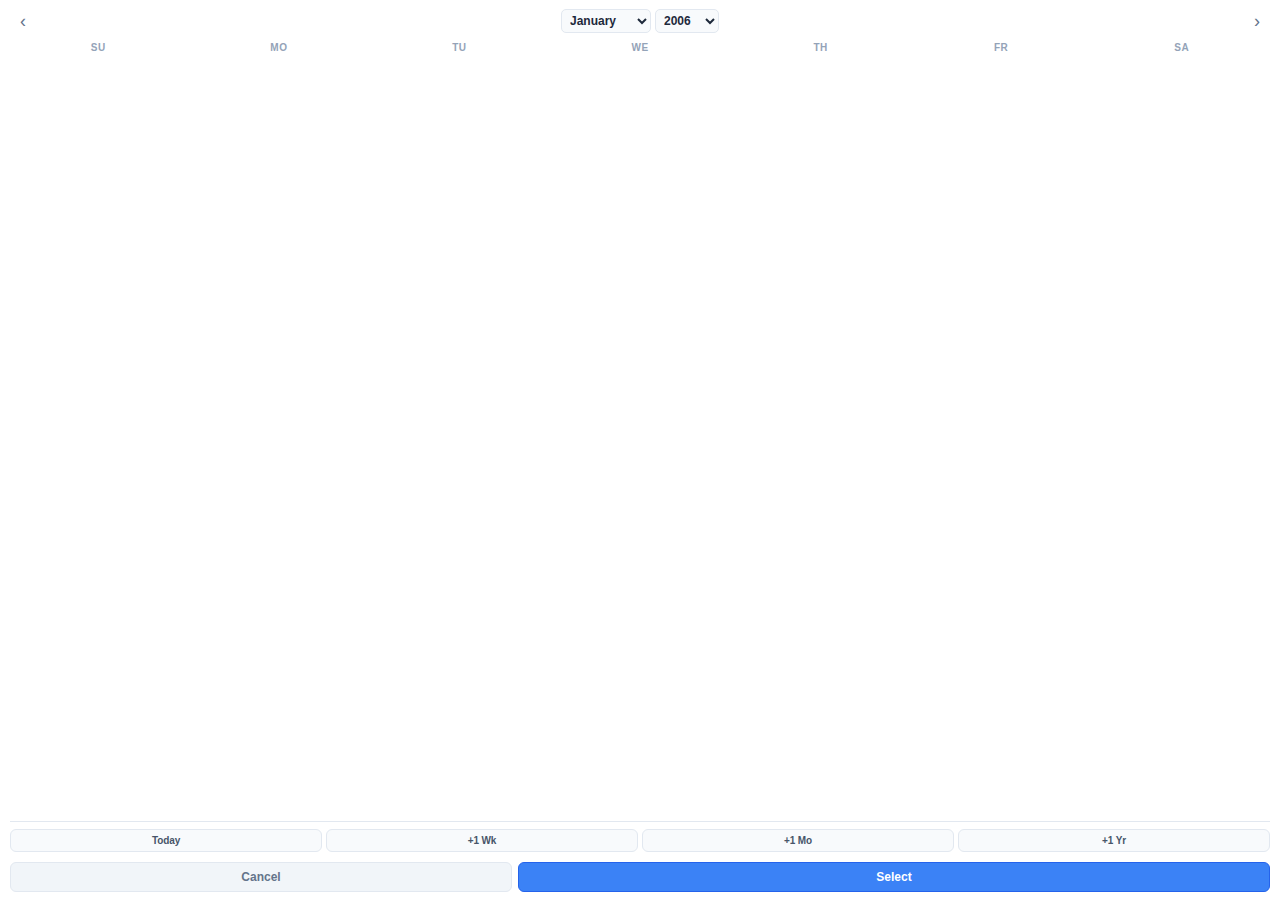
<file: controls/DatePickerWebviewCOM/files/wwwroot/controls/datepickerwebviewcom/index.html>
<!DOCTYPE html>
<html lang="en">
<head>
<meta charset="UTF-8">
<meta name="viewport" content="width=device-width, initial-scale=1.0">
<title>Date Picker</title>
<style>
    * { margin: 0; padding: 0; box-sizing: border-box; }

    body {
        font-family: 'Segoe UI', -apple-system, sans-serif;
        background: #fff;
        user-select: none;
        overflow: hidden;
    }

    .calendar {
        display: flex;
        flex-direction: column;
        height: 100vh;
    }

    /* Header - month/year with nav arrows */
    .header {
        display: flex;
        align-items: center;
        justify-content: space-between;
        padding: 8px 10px 4px;
    }

    .nav-btn {
        background: none;
        border: 1px solid transparent;
        cursor: pointer;
        font-size: 18px;
        color: #64748b;
        width: 26px;
        height: 26px;
        display: flex;
        align-items: center;
        justify-content: center;
        border-radius: 6px;
        transition: all 0.15s;
        line-height: 1;
    }

    .nav-btn:hover {
        background: #f1f5f9;
        border-color: #e2e8f0;
        color: #334155;
    }

    .month-year-selectors {
        display: flex;
        align-items: center;
        gap: 4px;
    }

    .month-year-selectors select {
        font-family: 'Segoe UI', -apple-system, sans-serif;
        font-size: 12px;
        font-weight: 600;
        color: #1e293b;
        background: #f8fafc;
        border: 1px solid #e2e8f0;
        border-radius: 5px;
        padding: 3px 4px;
        cursor: pointer;
        outline: none;
        -webkit-appearance: auto;
    }

    .month-year-selectors select:hover {
        border-color: #93c5fd;
        background: #eff6ff;
    }

    .month-year-selectors select:focus {
        border-color: #3b82f6;
    }

    #monthSelect { width: 90px; }
    #yearSelect { width: 64px; }

    /* Weekday headers */
    .weekdays {
        display: grid;
        grid-template-columns: repeat(7, 1fr);
        padding: 0 8px;
    }

    .weekday {
        font-size: 10px;
        font-weight: 600;
        color: #94a3b8;
        text-align: center;
        padding: 4px 0;
        text-transform: uppercase;
        letter-spacing: 0.05em;
    }

    /* Day grid */
    .days {
        display: grid;
        grid-template-columns: repeat(7, 1fr);
        padding: 1px 8px;
        gap: 1px;
        flex: 1;
    }

    .day {
        display: flex;
        align-items: center;
        justify-content: center;
        width: 32px;
        height: 30px;
        margin: 0 auto;
        border-radius: 8px;
        cursor: pointer;
        font-size: 12px;
        font-weight: 500;
        color: #334155;
        transition: all 0.12s ease;
        position: relative;
    }

    .day:hover {
        background: #eff6ff;
        color: #1e40af;
    }

    .day.today {
        font-weight: 700;
        color: #3b82f6;
    }

    .day.today::after {
        content: '';
        position: absolute;
        bottom: 3px;
        left: 50%;
        transform: translateX(-50%);
        width: 3px;
        height: 3px;
        border-radius: 50%;
        background: #3b82f6;
    }

    .day.selected {
        background: #3b82f6;
        color: #fff;
        font-weight: 600;
    }

    .day.selected.today::after {
        background: #fff;
    }

    .day.selected:hover {
        background: #2563eb;
        color: #fff;
    }

    .day.other-month {
        color: #cbd5e1;
    }

    .day.other-month:hover {
        background: #f8fafc;
        color: #94a3b8;
    }

    /* Divider */
    .divider {
        height: 1px;
        background: #e2e8f0;
        margin: 2px 10px;
    }

    /* Quick navigation buttons */
    .quick-buttons {
        display: flex;
        gap: 4px;
        padding: 5px 10px;
    }

    .quick-btn {
        flex: 1;
        padding: 5px 2px;
        border: 1px solid #e2e8f0;
        border-radius: 6px;
        background: #f8fafc;
        cursor: pointer;
        font-size: 10px;
        font-weight: 600;
        color: #475569;
        transition: all 0.15s;
        text-align: center;
        letter-spacing: -0.01em;
    }

    .quick-btn:hover {
        background: #eff6ff;
        border-color: #93c5fd;
        color: #2563eb;
    }

    .quick-btn:active {
        background: #dbeafe;
    }

    /* Action buttons */
    .actions {
        display: flex;
        gap: 6px;
        padding: 5px 10px 8px;
    }

    .btn {
        padding: 7px 0;
        border-radius: 6px;
        border: none;
        cursor: pointer;
        font-size: 12px;
        font-weight: 600;
        transition: all 0.15s;
        text-align: center;
    }

    .btn-cancel {
        flex: 1;
        background: #f1f5f9;
        color: #64748b;
        border: 1px solid #e2e8f0;
    }

    .btn-cancel:hover {
        background: #e2e8f0;
        color: #475569;
    }

    .btn-select {
        flex: 1.5;
        background: #3b82f6;
        color: #fff;
        border: 1px solid #2563eb;
    }

    .btn-select:hover {
        background: #2563eb;
    }

    .btn-select:active {
        background: #1d4ed8;
    }
</style>
</head>
<body>
<div class="calendar">
    <div class="header">
        <button class="nav-btn" id="prevMonth" title="Previous month">&#8249;</button>
        <div class="month-year-selectors">
            <select id="monthSelect" title="Select month"></select>
            <select id="yearSelect" title="Select year"></select>
        </div>
        <button class="nav-btn" id="nextMonth" title="Next month">&#8250;</button>
    </div>

    <div class="weekdays">
        <div class="weekday">Su</div>
        <div class="weekday">Mo</div>
        <div class="weekday">Tu</div>
        <div class="weekday">We</div>
        <div class="weekday">Th</div>
        <div class="weekday">Fr</div>
        <div class="weekday">Sa</div>
    </div>

    <div class="days" id="daysGrid"></div>

    <div class="divider"></div>

    <div class="quick-buttons">
        <button class="quick-btn" id="btnToday">Today</button>
        <button class="quick-btn" id="btnWeek">+1 Wk</button>
        <button class="quick-btn" id="btnMonth">+1 Mo</button>
        <button class="quick-btn" id="btnYear">+1 Yr</button>
    </div>

    <div class="actions">
        <button class="btn btn-cancel" id="btnCancel">Cancel</button>
        <button class="btn btn-select" id="btnSelect">Select</button>
    </div>
</div>

<script src="app.js"></script>
</body>
</html>
</file>
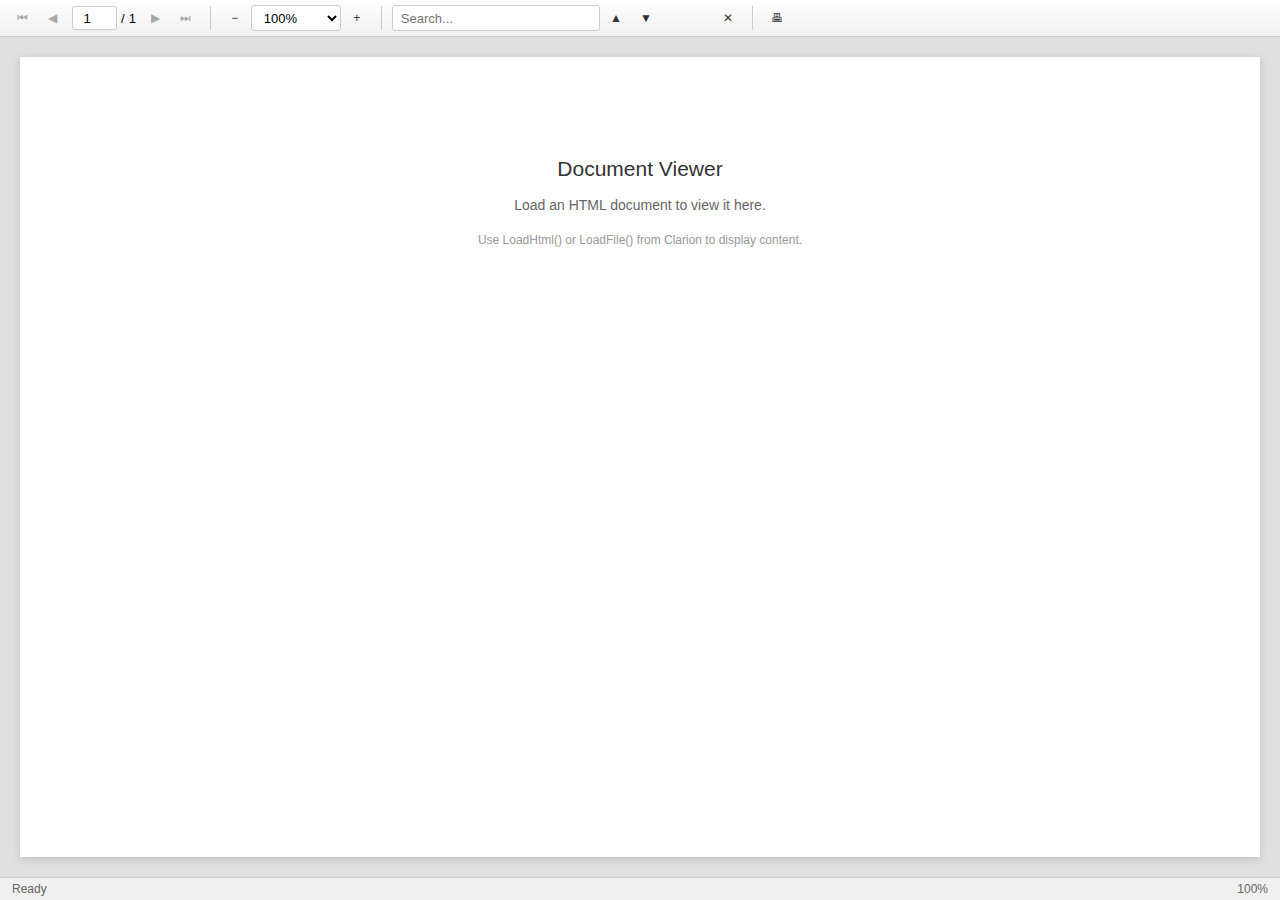
<file: controls/DocumentViewerCOM/files/wwwroot/controls/documentviewercom/index.html>
<!DOCTYPE html>
<html lang="en">
<head>
    <meta charset="UTF-8">
    <meta name="viewport" content="width=device-width, initial-scale=1.0">
    <title>Document Viewer</title>
    <link rel="stylesheet" href="../../css/styles.css">
    <link rel="stylesheet" href="viewer.css">
</head>
<body>
    <!-- Toolbar -->
    <div id="toolbar">
        <!-- Navigation controls -->
        <div class="toolbar-group">
            <button id="btnFirstPage" title="First Page" class="toolbar-btn">
                <span class="icon">&#x23EE;</span>
            </button>
            <button id="btnPrevPage" title="Previous Page" class="toolbar-btn">
                <span class="icon">&#x25C0;</span>
            </button>
            <span class="page-info">
                <input type="number" id="currentPageInput" value="1" min="1" class="page-input">
                <span>/</span>
                <span id="totalPages">1</span>
            </span>
            <button id="btnNextPage" title="Next Page" class="toolbar-btn">
                <span class="icon">&#x25B6;</span>
            </button>
            <button id="btnLastPage" title="Last Page" class="toolbar-btn">
                <span class="icon">&#x23ED;</span>
            </button>
        </div>

        <div class="toolbar-separator"></div>

        <!-- Zoom controls -->
        <div class="toolbar-group">
            <button id="btnZoomOut" title="Zoom Out" class="toolbar-btn">
                <span class="icon">&#x2212;</span>
            </button>
            <select id="zoomSelect" class="zoom-select">
                <option value="50">50%</option>
                <option value="75">75%</option>
                <option value="100" selected>100%</option>
                <option value="125">125%</option>
                <option value="150">150%</option>
                <option value="200">200%</option>
                <option value="fitWidth">Fit Width</option>
                <option value="fitPage">Fit Page</option>
            </select>
            <button id="btnZoomIn" title="Zoom In" class="toolbar-btn">
                <span class="icon">&#x002B;</span>
            </button>
        </div>

        <div class="toolbar-separator"></div>

        <!-- Search controls -->
        <div class="toolbar-group search-group">
            <input type="text" id="searchInput" placeholder="Search..." class="search-input">
            <button id="btnFindPrev" title="Find Previous" class="toolbar-btn">
                <span class="icon">&#x25B2;</span>
            </button>
            <button id="btnFindNext" title="Find Next" class="toolbar-btn">
                <span class="icon">&#x25BC;</span>
            </button>
            <span id="searchResults" class="search-results"></span>
            <button id="btnClearSearch" title="Clear Search" class="toolbar-btn">
                <span class="icon">&#x2715;</span>
            </button>
        </div>

        <div class="toolbar-separator"></div>

        <!-- Print controls -->
        <div class="toolbar-group">
            <button id="btnPrint" title="Print" class="toolbar-btn">
                <span class="icon">&#x1F5B6;</span>
            </button>
        </div>
    </div>

    <!-- Document container -->
    <div id="viewerContainer">
        <div id="documentContent">
            <div id="welcomeMessage">
                <h2>Document Viewer</h2>
                <p>Load an HTML document to view it here.</p>
                <p class="hint">Use LoadHtml() or LoadFile() from Clarion to display content.</p>
            </div>
        </div>
    </div>

    <!-- Status bar -->
    <div id="statusBar">
        <span id="statusText">Ready</span>
        <span id="zoomStatus">100%</span>
    </div>

    <script src="app.js"></script>
</body>
</html>
</file>
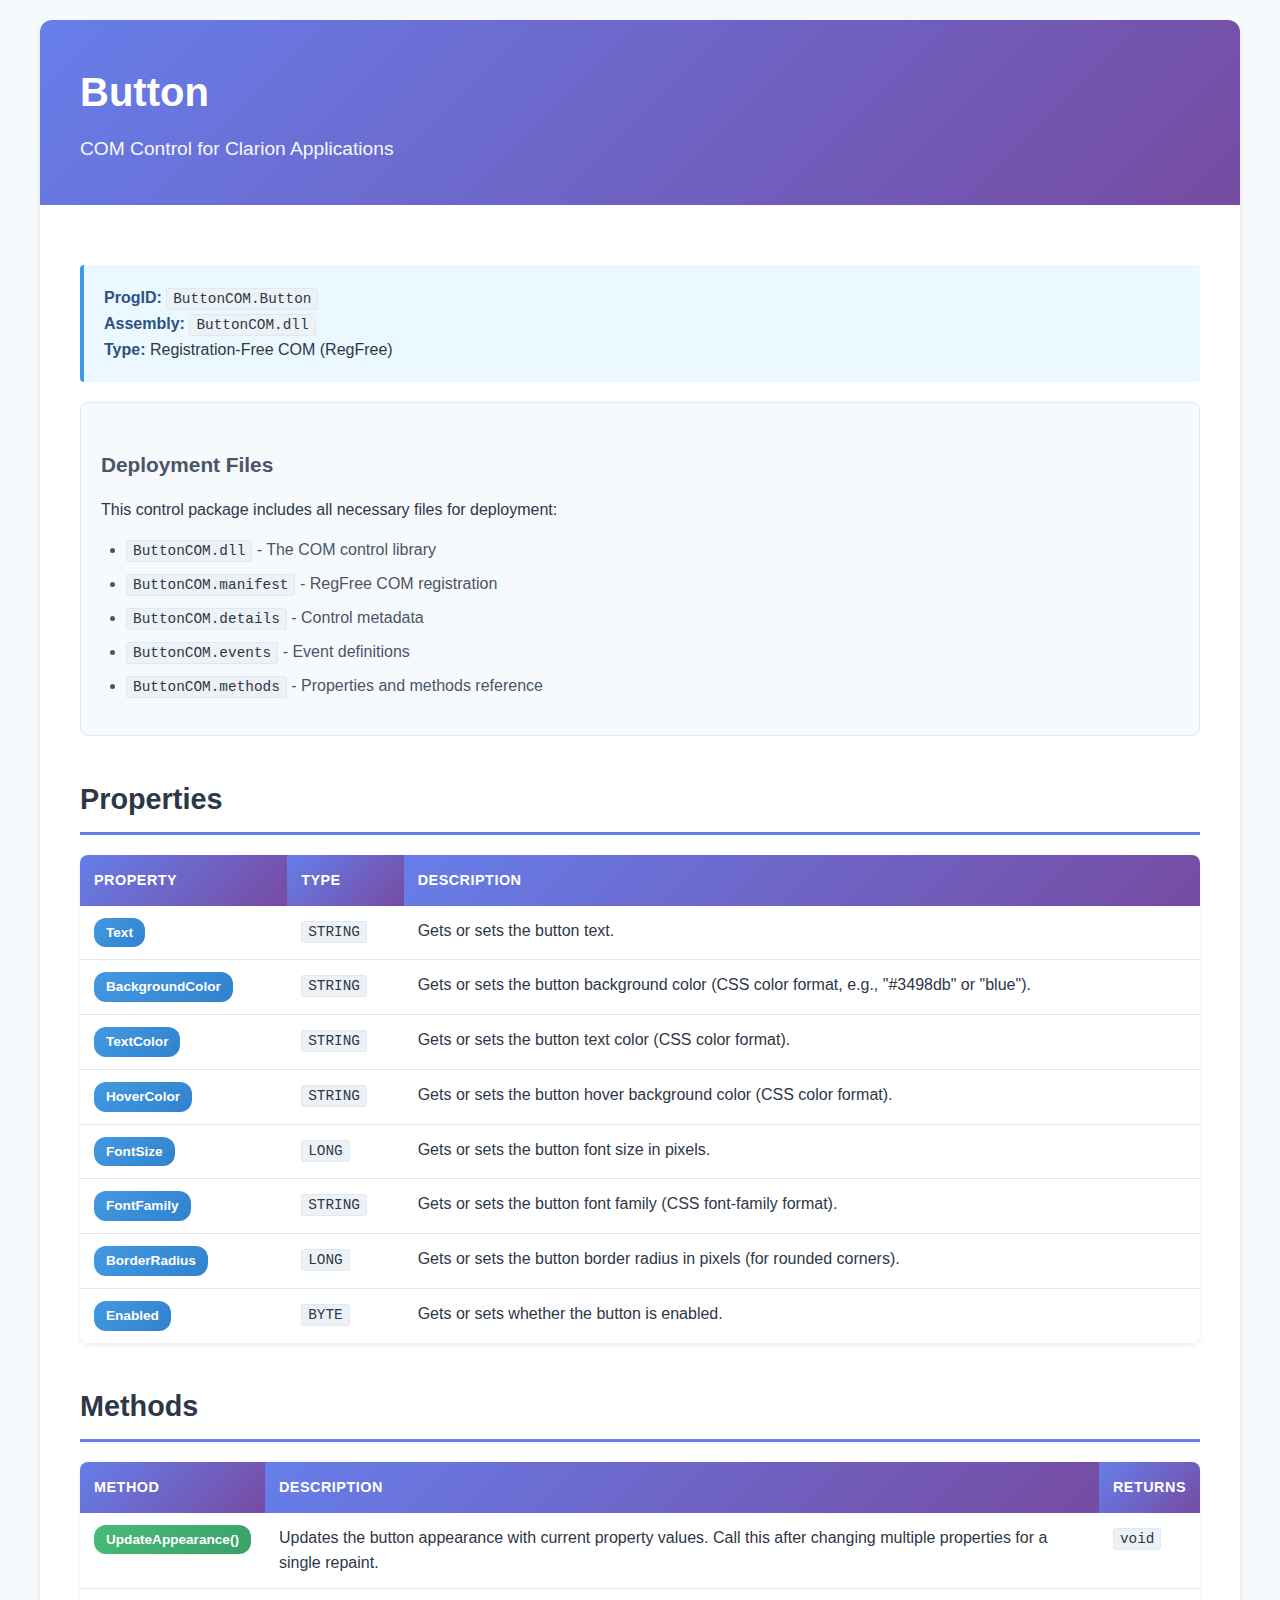
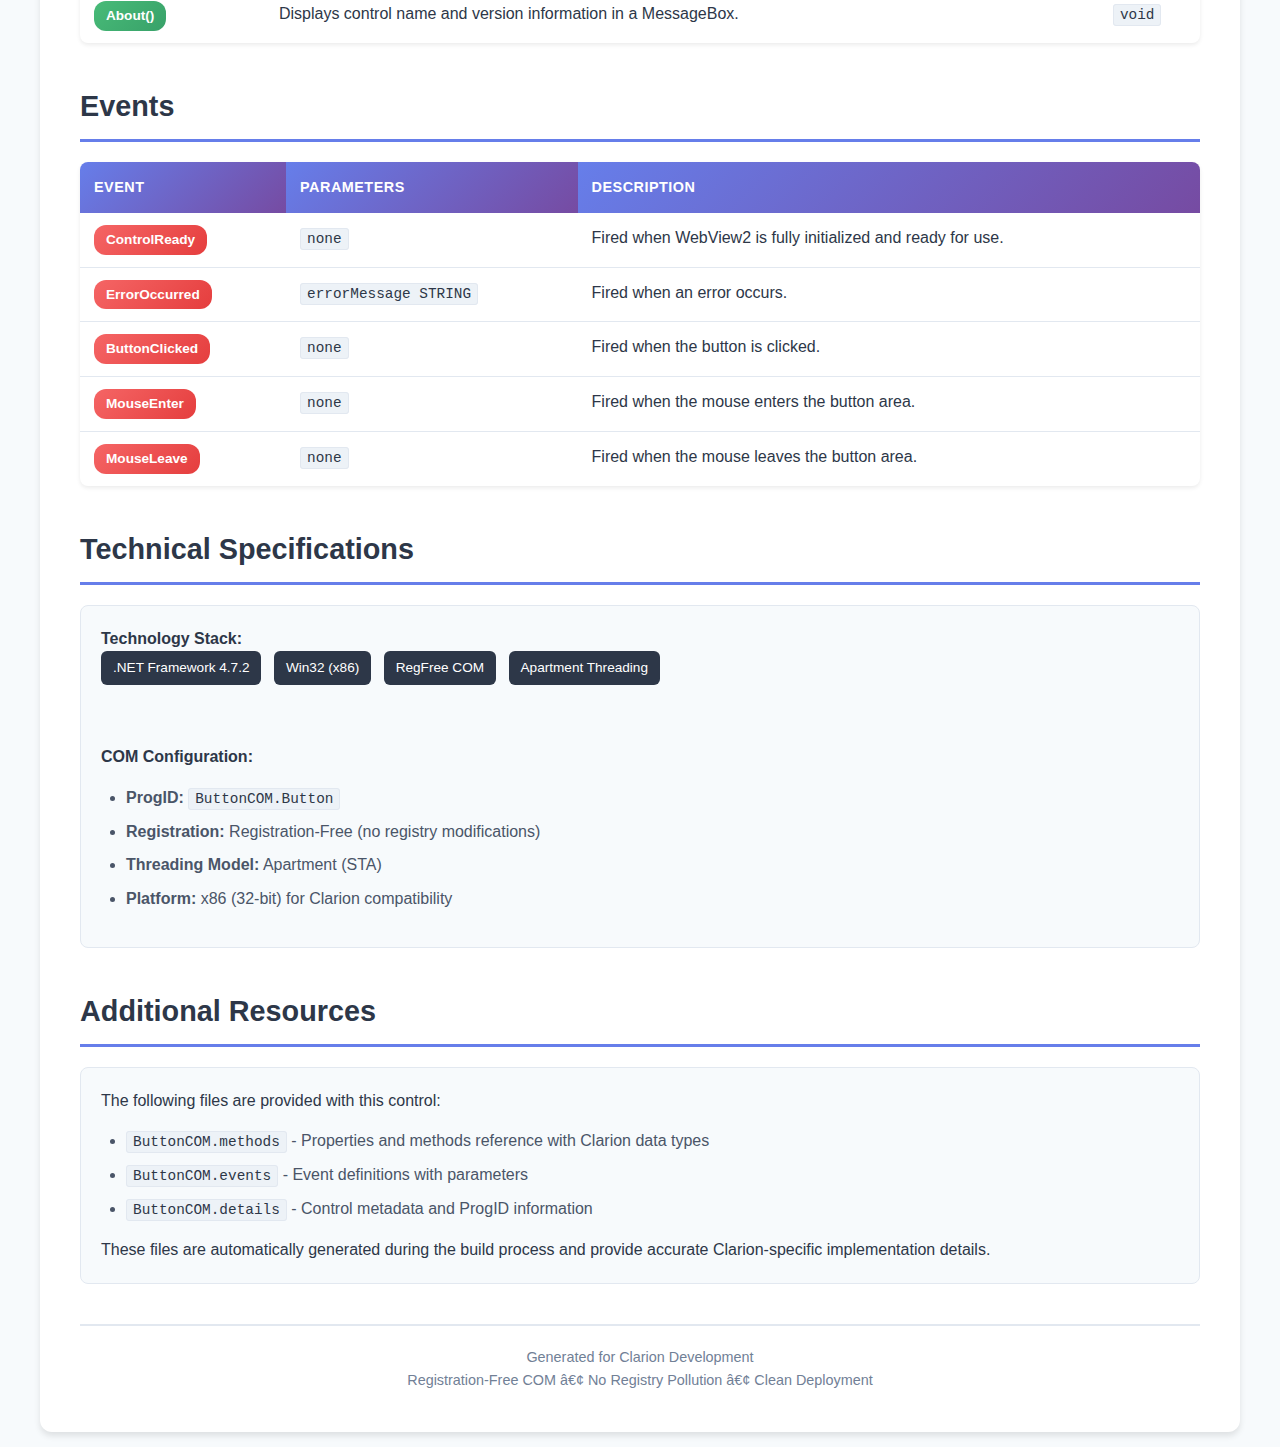
<file: controls/ButtonCOM/files/readme_ButtonCOM.html>
<!DOCTYPE html>
<html lang="en">
<head>
    <meta charset="UTF-8">
    <meta name="viewport" content="width=device-width, initial-scale=1.0">
    <title>ButtonCOM - API Documentation</title>
    <style>
        * { margin: 0; padding: 0; box-sizing: border-box; }
        body {
            font-family: -apple-system, BlinkMacSystemFont, 'Segoe UI', Roboto, sans-serif;
            line-height: 1.6;
            color: #2d3748;
            background: #f7fafc;
            padding: 20px;
        }
        .container {
            max-width: 1200px;
            margin: 0 auto;
            background: white;
            border-radius: 12px;
            box-shadow: 0 4px 6px rgba(0,0,0,0.1);
            overflow: hidden;
        }
        .header {
            background: linear-gradient(135deg, #667eea 0%, #764ba2 100%);
            color: white;
            padding: 40px;
        }
        .header h1 {
            font-size: 2.5em;
            margin-bottom: 10px;
            font-weight: 700;
        }
        .header .subtitle {
            font-size: 1.2em;
            opacity: 0.95;
        }
        .content {
            padding: 40px;
        }
        .info-box {
            background: #ebf8ff;
            border-left: 4px solid #4299e1;
            padding: 20px;
            margin: 20px 0;
            border-radius: 4px;
        }
        .info-box strong {
            color: #2c5282;
        }
        h2 {
            color: #2d3748;
            font-size: 1.8em;
            margin: 40px 0 20px 0;
            padding-bottom: 10px;
            border-bottom: 3px solid #667eea;
        }
        h3 {
            color: #4a5568;
            font-size: 1.3em;
            margin: 25px 0 15px 0;
        }
        table {
            width: 100%;
            border-collapse: collapse;
            margin: 20px 0;
            box-shadow: 0 2px 4px rgba(0,0,0,0.08);
            border-radius: 8px;
            overflow: hidden;
        }
        th {
            background: linear-gradient(135deg, #667eea 0%, #764ba2 100%);
            color: white;
            padding: 14px;
            text-align: left;
            font-weight: 600;
            font-size: 0.9em;
            text-transform: uppercase;
            letter-spacing: 0.5px;
        }
        td {
            padding: 12px 14px;
            border-bottom: 1px solid #e2e8f0;
            vertical-align: top;
        }
        tr:hover {
            background-color: #f7fafc;
        }
        tbody tr:last-child td {
            border-bottom: none;
        }
        code {
            background: #edf2f7;
            padding: 2px 6px;
            border-radius: 3px;
            font-family: 'Consolas', 'Monaco', monospace;
            font-size: 0.9em;
            color: #2d3748;
            border: 1px solid #e2e8f0;
        }
        .badge {
            display: inline-block;
            padding: 4px 12px;
            border-radius: 12px;
            font-size: 0.85em;
            font-weight: 600;
        }
        .badge-property {
            background: linear-gradient(135deg, #4299e1 0%, #3182ce 100%);
            color: white;
        }
        .badge-method {
            background: linear-gradient(135deg, #48bb78 0%, #38a169 100%);
            color: white;
        }
        .badge-event {
            background: linear-gradient(135deg, #f56565 0%, #e53e3e 100%);
            color: white;
        }
        .section-card {
            background: #f7fafc;
            border-radius: 8px;
            padding: 20px;
            margin: 20px 0;
            border: 1px solid #e2e8f0;
        }
        .tech-badge {
            display: inline-block;
            background: #2d3748;
            color: white;
            padding: 6px 12px;
            border-radius: 6px;
            font-size: 0.85em;
            margin-right: 8px;
            margin-bottom: 8px;
        }
        ul {
            margin: 15px 0;
            padding-left: 25px;
        }
        li {
            margin: 8px 0;
            color: #4a5568;
        }
        .footer {
            margin-top: 40px;
            padding-top: 20px;
            border-top: 2px solid #e2e8f0;
            text-align: center;
            color: #718096;
            font-size: 0.9em;
        }
    </style>
</head>
<body>
    <div class="container">
        <div class="header">
            <h1>Button</h1>
            <p class="subtitle">COM Control for Clarion Applications</p>
        </div>
        <div class="content">
            <div class="info-box">
                <strong>ProgID:</strong> <code>ButtonCOM.Button</code><br>
                <strong>Assembly:</strong> <code>ButtonCOM.dll</code><br>
                <strong>Type:</strong> Registration-Free COM (RegFree)
            </div>

            <div class="section-card">
                <h3>Deployment Files</h3>
                <p>This control package includes all necessary files for deployment:</p>
                <ul>
                    <li><code>ButtonCOM.dll</code> - The COM control library</li>
                    <li><code>ButtonCOM.manifest</code> - RegFree COM registration</li>
                    <li><code>ButtonCOM.details</code> - Control metadata</li>
                    <li><code>ButtonCOM.events</code> - Event definitions</li>
                    <li><code>ButtonCOM.methods</code> - Properties and methods reference</li>
                </ul>
            </div>

            <h2>Properties</h2>
            <table>
                <thead>
                    <tr>
                        <th>Property</th>
                        <th>Type</th>
                        <th>Description</th>
                    </tr>
                </thead>
                <tbody>
            <tr>
                <td><span class="badge badge-property">Text</span></td>
                <td><code>STRING</code></td>
                <td>Gets or sets the button text.</td>
            </tr>            <tr>
                <td><span class="badge badge-property">BackgroundColor</span></td>
                <td><code>STRING</code></td>
                <td>Gets or sets the button background color (CSS color format, e.g., "#3498db" or "blue").</td>
            </tr>            <tr>
                <td><span class="badge badge-property">TextColor</span></td>
                <td><code>STRING</code></td>
                <td>Gets or sets the button text color (CSS color format).</td>
            </tr>            <tr>
                <td><span class="badge badge-property">HoverColor</span></td>
                <td><code>STRING</code></td>
                <td>Gets or sets the button hover background color (CSS color format).</td>
            </tr>            <tr>
                <td><span class="badge badge-property">FontSize</span></td>
                <td><code>LONG</code></td>
                <td>Gets or sets the button font size in pixels.</td>
            </tr>            <tr>
                <td><span class="badge badge-property">FontFamily</span></td>
                <td><code>STRING</code></td>
                <td>Gets or sets the button font family (CSS font-family format).</td>
            </tr>            <tr>
                <td><span class="badge badge-property">BorderRadius</span></td>
                <td><code>LONG</code></td>
                <td>Gets or sets the button border radius in pixels (for rounded corners).</td>
            </tr>            <tr>
                <td><span class="badge badge-property">Enabled</span></td>
                <td><code>BYTE</code></td>
                <td>Gets or sets whether the button is enabled.</td>
            </tr>
                </tbody>
            </table>

            <h2>Methods</h2>
            <table>
                <thead>
                    <tr>
                        <th>Method</th>
                        <th>Description</th>
                        <th>Returns</th>
                    </tr>
                </thead>
                <tbody>
            <tr>
                <td><span class="badge badge-method">UpdateAppearance()</span></td>
                <td>Updates the button appearance with current property values. Call this after changing multiple properties for a single repaint.</td>
                <td><code>void</code></td>
            </tr>            <tr>
                <td><span class="badge badge-method">About()</span></td>
                <td>Displays control name and version information in a MessageBox.</td>
                <td><code>void</code></td>
            </tr>
                </tbody>
            </table>

            <h2>Events</h2>
            <table>
                <thead>
                    <tr>
                        <th>Event</th>
                        <th>Parameters</th>
                        <th>Description</th>
                    </tr>
                </thead>
                <tbody>
            <tr>
                <td><span class="badge badge-event">ControlReady</span></td>
                <td><code>none</code></td>
                <td>Fired when WebView2 is fully initialized and ready for use.</td>
            </tr>            <tr>
                <td><span class="badge badge-event">ErrorOccurred</span></td>
                <td><code>errorMessage STRING</code></td>
                <td>Fired when an error occurs.</td>
            </tr>            <tr>
                <td><span class="badge badge-event">ButtonClicked</span></td>
                <td><code>none</code></td>
                <td>Fired when the button is clicked.</td>
            </tr>            <tr>
                <td><span class="badge badge-event">MouseEnter</span></td>
                <td><code>none</code></td>
                <td>Fired when the mouse enters the button area.</td>
            </tr>            <tr>
                <td><span class="badge badge-event">MouseLeave</span></td>
                <td><code>none</code></td>
                <td>Fired when the mouse leaves the button area.</td>
            </tr>
                </tbody>
            </table>

            <h2>Technical Specifications</h2>
            <div class="section-card">
                <p><strong>Technology Stack:</strong></p>
                <div>
                    <span class="tech-badge">.NET Framework 4.7.2</span>
                    <span class="tech-badge">Win32 (x86)</span>
                    <span class="tech-badge">RegFree COM</span>
                    <span class="tech-badge">Apartment Threading</span>
                </div>
                <br><br>
                <p><strong>COM Configuration:</strong></p>
                <ul>
                    <li><strong>ProgID:</strong> <code>ButtonCOM.Button</code></li>
                    <li><strong>Registration:</strong> Registration-Free (no registry modifications)</li>
                    <li><strong>Threading Model:</strong> Apartment (STA)</li>
                    <li><strong>Platform:</strong> x86 (32-bit) for Clarion compatibility</li>
                </ul>
            </div>

            <h2>Additional Resources</h2>
            <div class="section-card">
                <p>The following files are provided with this control:</p>
                <ul>
                    <li><code>ButtonCOM.methods</code> - Properties and methods reference with Clarion data types</li>
                    <li><code>ButtonCOM.events</code> - Event definitions with parameters</li>
                    <li><code>ButtonCOM.details</code> - Control metadata and ProgID information</li>
                </ul>
                <p>These files are automatically generated during the build process and provide accurate Clarion-specific implementation details.</p>
            </div>

            <div class="footer">
                <p>Generated for Clarion Development</p>
                <p>Registration-Free COM â€¢ No Registry Pollution â€¢ Clean Deployment</p>
            </div>
        </div>
    </div>
</body>
</html>
</file>
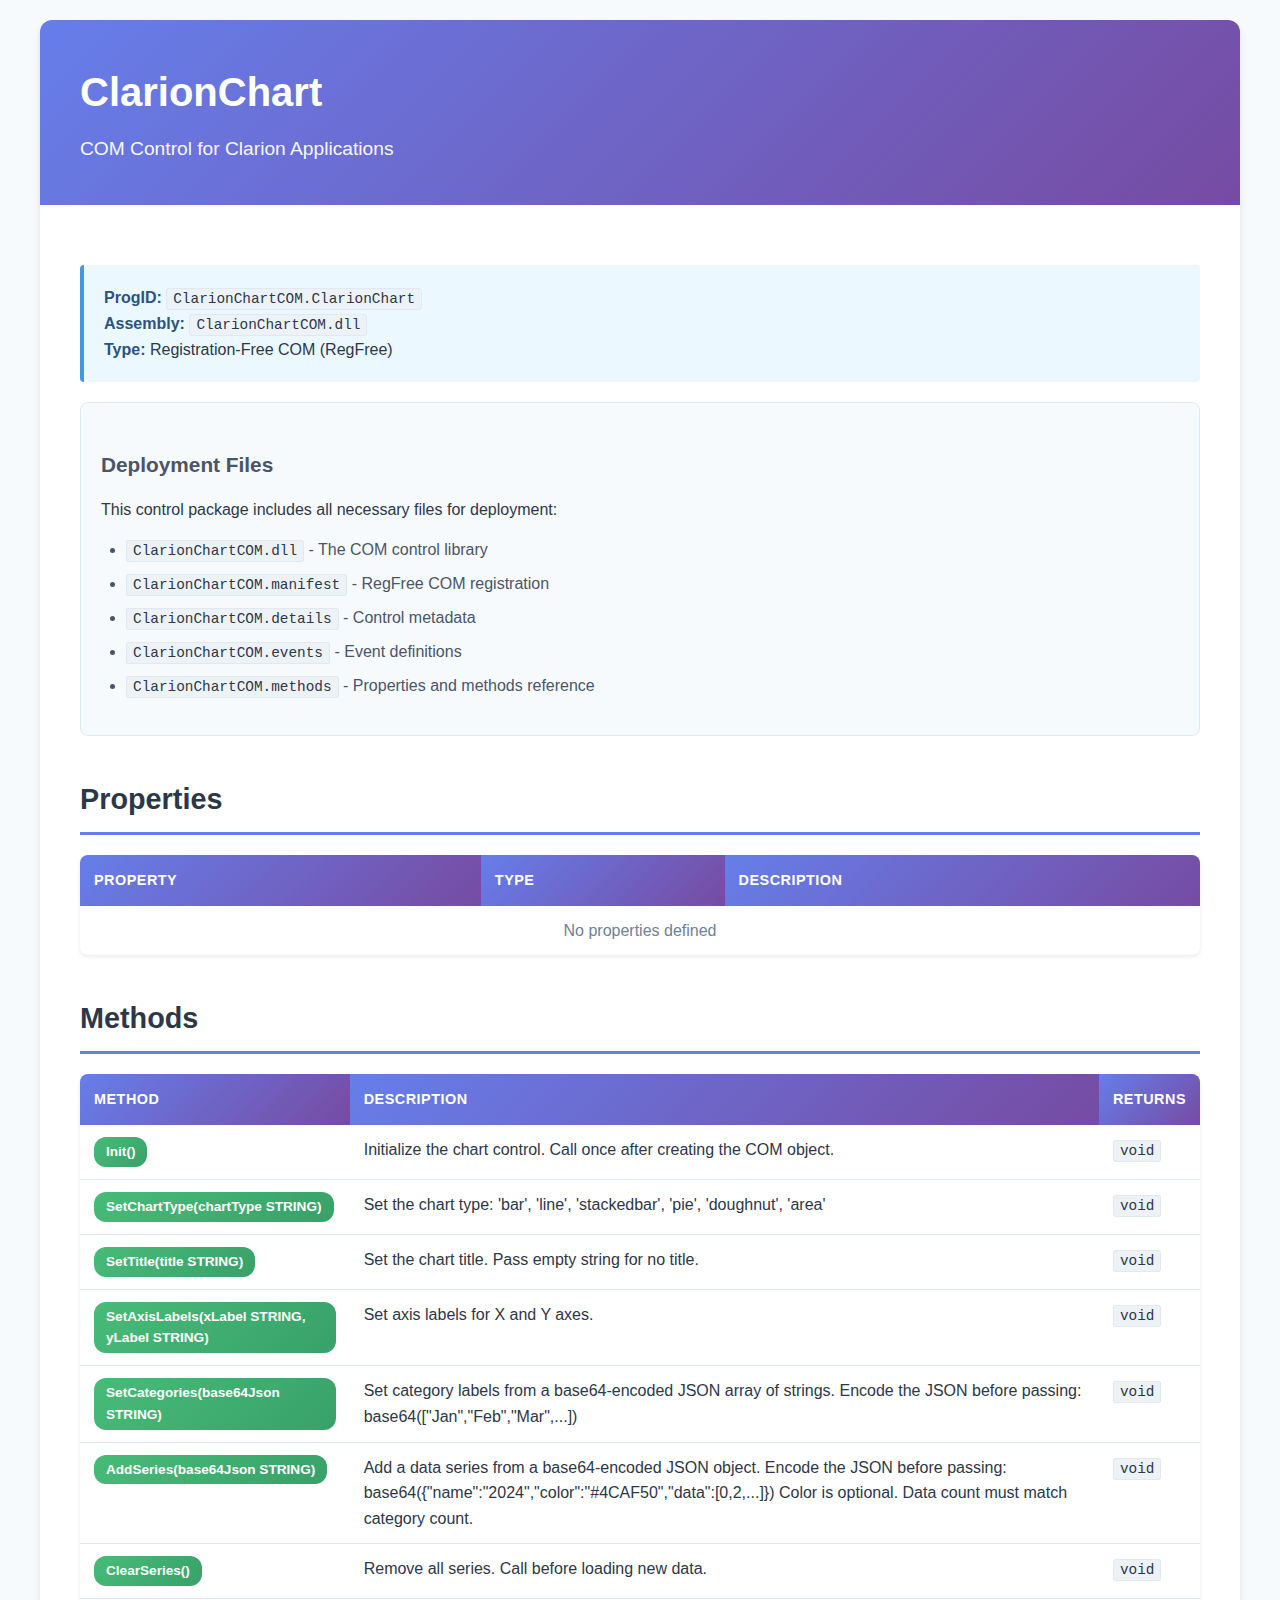
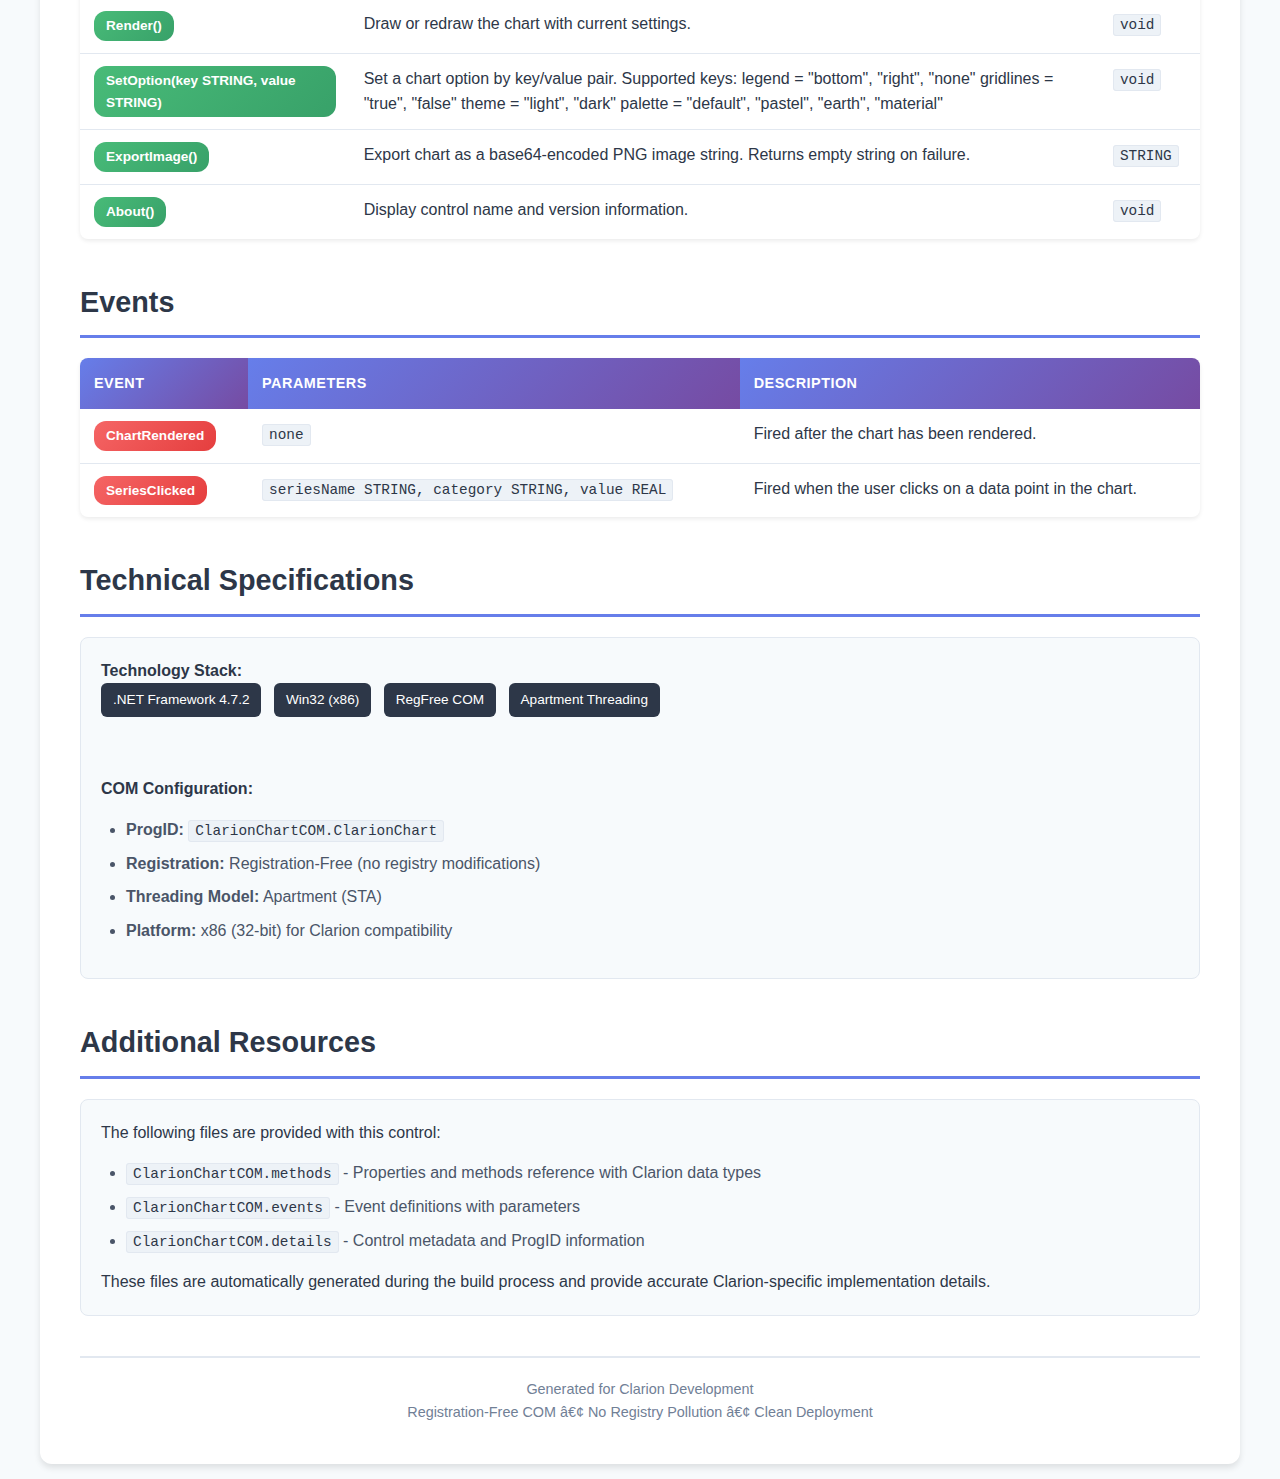
<file: controls/ClarionChartCOM/files/readme_ClarionChartCOM.html>
<!DOCTYPE html>
<html lang="en">
<head>
    <meta charset="UTF-8">
    <meta name="viewport" content="width=device-width, initial-scale=1.0">
    <title>ClarionChartCOM - API Documentation</title>
    <style>
        * { margin: 0; padding: 0; box-sizing: border-box; }
        body {
            font-family: -apple-system, BlinkMacSystemFont, 'Segoe UI', Roboto, sans-serif;
            line-height: 1.6;
            color: #2d3748;
            background: #f7fafc;
            padding: 20px;
        }
        .container {
            max-width: 1200px;
            margin: 0 auto;
            background: white;
            border-radius: 12px;
            box-shadow: 0 4px 6px rgba(0,0,0,0.1);
            overflow: hidden;
        }
        .header {
            background: linear-gradient(135deg, #667eea 0%, #764ba2 100%);
            color: white;
            padding: 40px;
        }
        .header h1 {
            font-size: 2.5em;
            margin-bottom: 10px;
            font-weight: 700;
        }
        .header .subtitle {
            font-size: 1.2em;
            opacity: 0.95;
        }
        .content {
            padding: 40px;
        }
        .info-box {
            background: #ebf8ff;
            border-left: 4px solid #4299e1;
            padding: 20px;
            margin: 20px 0;
            border-radius: 4px;
        }
        .info-box strong {
            color: #2c5282;
        }
        h2 {
            color: #2d3748;
            font-size: 1.8em;
            margin: 40px 0 20px 0;
            padding-bottom: 10px;
            border-bottom: 3px solid #667eea;
        }
        h3 {
            color: #4a5568;
            font-size: 1.3em;
            margin: 25px 0 15px 0;
        }
        table {
            width: 100%;
            border-collapse: collapse;
            margin: 20px 0;
            box-shadow: 0 2px 4px rgba(0,0,0,0.08);
            border-radius: 8px;
            overflow: hidden;
        }
        th {
            background: linear-gradient(135deg, #667eea 0%, #764ba2 100%);
            color: white;
            padding: 14px;
            text-align: left;
            font-weight: 600;
            font-size: 0.9em;
            text-transform: uppercase;
            letter-spacing: 0.5px;
        }
        td {
            padding: 12px 14px;
            border-bottom: 1px solid #e2e8f0;
            vertical-align: top;
        }
        tr:hover {
            background-color: #f7fafc;
        }
        tbody tr:last-child td {
            border-bottom: none;
        }
        code {
            background: #edf2f7;
            padding: 2px 6px;
            border-radius: 3px;
            font-family: 'Consolas', 'Monaco', monospace;
            font-size: 0.9em;
            color: #2d3748;
            border: 1px solid #e2e8f0;
        }
        .badge {
            display: inline-block;
            padding: 4px 12px;
            border-radius: 12px;
            font-size: 0.85em;
            font-weight: 600;
        }
        .badge-property {
            background: linear-gradient(135deg, #4299e1 0%, #3182ce 100%);
            color: white;
        }
        .badge-method {
            background: linear-gradient(135deg, #48bb78 0%, #38a169 100%);
            color: white;
        }
        .badge-event {
            background: linear-gradient(135deg, #f56565 0%, #e53e3e 100%);
            color: white;
        }
        .section-card {
            background: #f7fafc;
            border-radius: 8px;
            padding: 20px;
            margin: 20px 0;
            border: 1px solid #e2e8f0;
        }
        .tech-badge {
            display: inline-block;
            background: #2d3748;
            color: white;
            padding: 6px 12px;
            border-radius: 6px;
            font-size: 0.85em;
            margin-right: 8px;
            margin-bottom: 8px;
        }
        ul {
            margin: 15px 0;
            padding-left: 25px;
        }
        li {
            margin: 8px 0;
            color: #4a5568;
        }
        .footer {
            margin-top: 40px;
            padding-top: 20px;
            border-top: 2px solid #e2e8f0;
            text-align: center;
            color: #718096;
            font-size: 0.9em;
        }
    </style>
</head>
<body>
    <div class="container">
        <div class="header">
            <h1>ClarionChart</h1>
            <p class="subtitle">COM Control for Clarion Applications</p>
        </div>
        <div class="content">
            <div class="info-box">
                <strong>ProgID:</strong> <code>ClarionChartCOM.ClarionChart</code><br>
                <strong>Assembly:</strong> <code>ClarionChartCOM.dll</code><br>
                <strong>Type:</strong> Registration-Free COM (RegFree)
            </div>

            <div class="section-card">
                <h3>Deployment Files</h3>
                <p>This control package includes all necessary files for deployment:</p>
                <ul>
                    <li><code>ClarionChartCOM.dll</code> - The COM control library</li>
                    <li><code>ClarionChartCOM.manifest</code> - RegFree COM registration</li>
                    <li><code>ClarionChartCOM.details</code> - Control metadata</li>
                    <li><code>ClarionChartCOM.events</code> - Event definitions</li>
                    <li><code>ClarionChartCOM.methods</code> - Properties and methods reference</li>
                </ul>
            </div>

            <h2>Properties</h2>
            <table>
                <thead>
                    <tr>
                        <th>Property</th>
                        <th>Type</th>
                        <th>Description</th>
                    </tr>
                </thead>
                <tbody>
<tr><td colspan='3' style='text-align:center; color:#718096;'>No properties defined</td></tr>
                </tbody>
            </table>

            <h2>Methods</h2>
            <table>
                <thead>
                    <tr>
                        <th>Method</th>
                        <th>Description</th>
                        <th>Returns</th>
                    </tr>
                </thead>
                <tbody>
            <tr>
                <td><span class="badge badge-method">Init()</span></td>
                <td>Initialize the chart control. Call once after creating the COM object.</td>
                <td><code>void</code></td>
            </tr>            <tr>
                <td><span class="badge badge-method">SetChartType(chartType STRING)</span></td>
                <td>Set the chart type: 'bar', 'line', 'stackedbar', 'pie', 'doughnut', 'area'</td>
                <td><code>void</code></td>
            </tr>            <tr>
                <td><span class="badge badge-method">SetTitle(title STRING)</span></td>
                <td>Set the chart title. Pass empty string for no title.</td>
                <td><code>void</code></td>
            </tr>            <tr>
                <td><span class="badge badge-method">SetAxisLabels(xLabel STRING, yLabel STRING)</span></td>
                <td>Set axis labels for X and Y axes.</td>
                <td><code>void</code></td>
            </tr>            <tr>
                <td><span class="badge badge-method">SetCategories(base64Json STRING)</span></td>
                <td>Set category labels from a base64-encoded JSON array of strings. Encode the JSON before passing: base64(["Jan","Feb","Mar",...])</td>
                <td><code>void</code></td>
            </tr>            <tr>
                <td><span class="badge badge-method">AddSeries(base64Json STRING)</span></td>
                <td>Add a data series from a base64-encoded JSON object. Encode the JSON before passing: base64({"name":"2024","color":"#4CAF50","data":[0,2,...]}) Color is optional. Data count must match category count.</td>
                <td><code>void</code></td>
            </tr>            <tr>
                <td><span class="badge badge-method">ClearSeries()</span></td>
                <td>Remove all series. Call before loading new data.</td>
                <td><code>void</code></td>
            </tr>            <tr>
                <td><span class="badge badge-method">Render()</span></td>
                <td>Draw or redraw the chart with current settings.</td>
                <td><code>void</code></td>
            </tr>            <tr>
                <td><span class="badge badge-method">SetOption(key STRING, value STRING)</span></td>
                <td>Set a chart option by key/value pair. Supported keys: legend   = "bottom", "right", "none" gridlines = "true", "false" theme    = "light", "dark" palette  = "default", "pastel", "earth", "material"</td>
                <td><code>void</code></td>
            </tr>            <tr>
                <td><span class="badge badge-method">ExportImage()</span></td>
                <td>Export chart as a base64-encoded PNG image string. Returns empty string on failure.</td>
                <td><code>STRING</code></td>
            </tr>            <tr>
                <td><span class="badge badge-method">About()</span></td>
                <td>Display control name and version information.</td>
                <td><code>void</code></td>
            </tr>
                </tbody>
            </table>

            <h2>Events</h2>
            <table>
                <thead>
                    <tr>
                        <th>Event</th>
                        <th>Parameters</th>
                        <th>Description</th>
                    </tr>
                </thead>
                <tbody>
            <tr>
                <td><span class="badge badge-event">ChartRendered</span></td>
                <td><code>none</code></td>
                <td>Fired after the chart has been rendered.</td>
            </tr>            <tr>
                <td><span class="badge badge-event">SeriesClicked</span></td>
                <td><code>seriesName STRING, category STRING, value REAL</code></td>
                <td>Fired when the user clicks on a data point in the chart.</td>
            </tr>
                </tbody>
            </table>

            <h2>Technical Specifications</h2>
            <div class="section-card">
                <p><strong>Technology Stack:</strong></p>
                <div>
                    <span class="tech-badge">.NET Framework 4.7.2</span>
                    <span class="tech-badge">Win32 (x86)</span>
                    <span class="tech-badge">RegFree COM</span>
                    <span class="tech-badge">Apartment Threading</span>
                </div>
                <br><br>
                <p><strong>COM Configuration:</strong></p>
                <ul>
                    <li><strong>ProgID:</strong> <code>ClarionChartCOM.ClarionChart</code></li>
                    <li><strong>Registration:</strong> Registration-Free (no registry modifications)</li>
                    <li><strong>Threading Model:</strong> Apartment (STA)</li>
                    <li><strong>Platform:</strong> x86 (32-bit) for Clarion compatibility</li>
                </ul>
            </div>

            <h2>Additional Resources</h2>
            <div class="section-card">
                <p>The following files are provided with this control:</p>
                <ul>
                    <li><code>ClarionChartCOM.methods</code> - Properties and methods reference with Clarion data types</li>
                    <li><code>ClarionChartCOM.events</code> - Event definitions with parameters</li>
                    <li><code>ClarionChartCOM.details</code> - Control metadata and ProgID information</li>
                </ul>
                <p>These files are automatically generated during the build process and provide accurate Clarion-specific implementation details.</p>
            </div>

            <div class="footer">
                <p>Generated for Clarion Development</p>
                <p>Registration-Free COM â€¢ No Registry Pollution â€¢ Clean Deployment</p>
            </div>
        </div>
    </div>
</body>
</html>
</file>
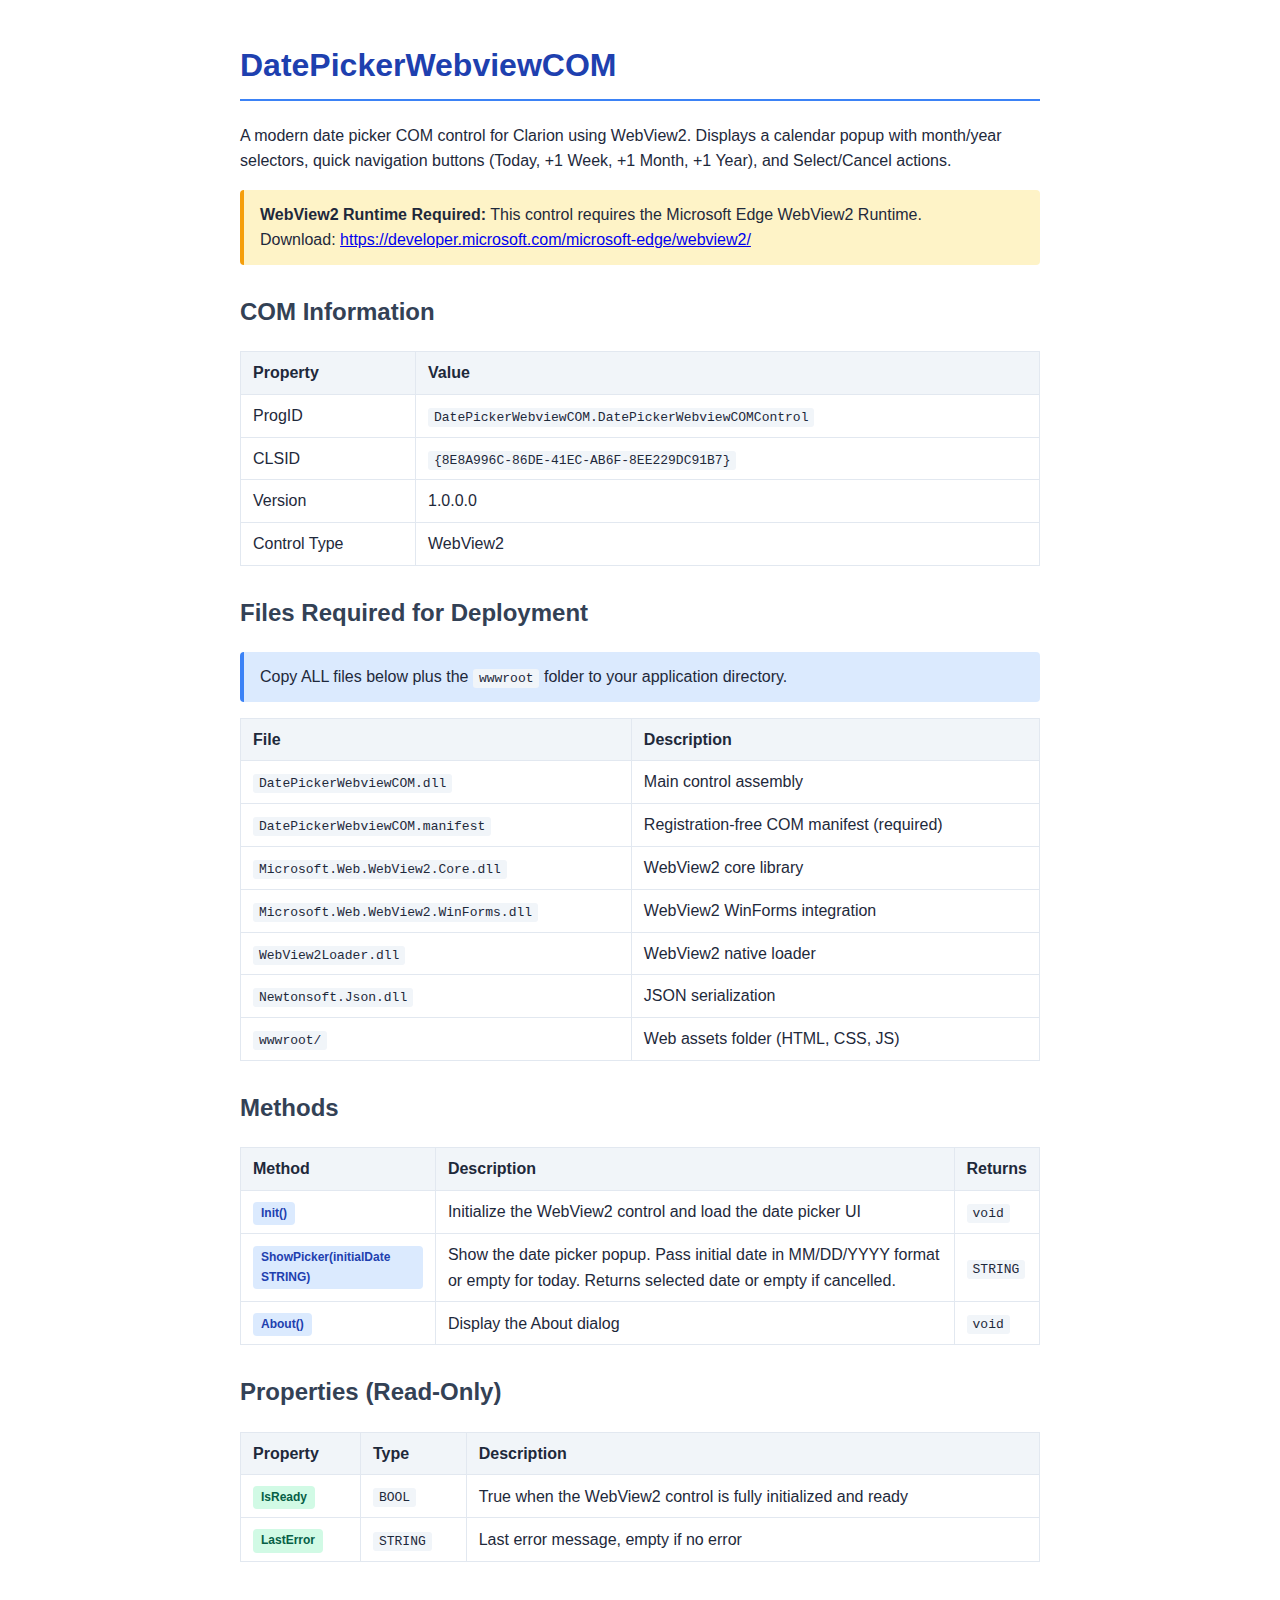
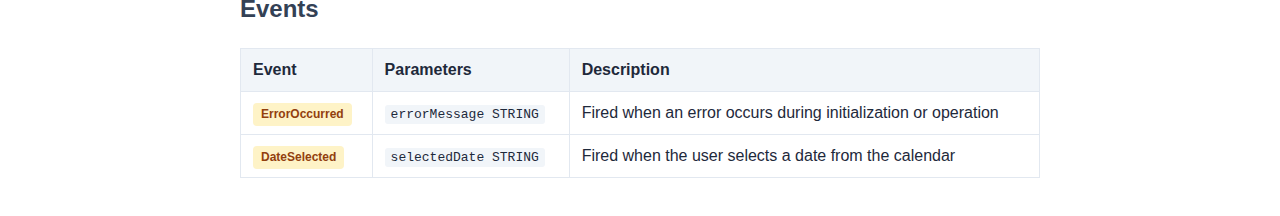
<file: controls/DatePickerWebviewCOM/files/readme_DatePickerWebviewCOM.html>
<!DOCTYPE html>
<html lang="en">
<head>
<meta charset="UTF-8">
<title>DatePickerWebviewCOM - Documentation</title>
<style>
  body { font-family: 'Segoe UI', sans-serif; max-width: 800px; margin: 40px auto; padding: 0 20px; color: #1e293b; line-height: 1.6; }
  h1 { color: #1e40af; border-bottom: 2px solid #3b82f6; padding-bottom: 8px; }
  h2 { color: #334155; margin-top: 28px; }
  .badge { display: inline-block; padding: 2px 8px; border-radius: 4px; font-size: 12px; font-weight: 600; }
  .badge-method { background: #dbeafe; color: #1e40af; }
  .badge-event { background: #fef3c7; color: #92400e; }
  .badge-prop { background: #d1fae5; color: #065f46; }
  table { width: 100%; border-collapse: collapse; margin: 12px 0; }
  th, td { padding: 8px 12px; border: 1px solid #e2e8f0; text-align: left; }
  th { background: #f1f5f9; font-weight: 600; }
  code { background: #f1f5f9; padding: 2px 6px; border-radius: 3px; font-size: 13px; }
  .warning { background: #fef3c7; border-left: 4px solid #f59e0b; padding: 12px 16px; margin: 16px 0; border-radius: 4px; }
  .info { background: #dbeafe; border-left: 4px solid #3b82f6; padding: 12px 16px; margin: 16px 0; border-radius: 4px; }
</style>
</head>
<body>

<h1>DatePickerWebviewCOM</h1>
<p>A modern date picker COM control for Clarion using WebView2. Displays a calendar popup with month/year selectors, quick navigation buttons (Today, +1 Week, +1 Month, +1 Year), and Select/Cancel actions.</p>

<div class="warning">
  <strong>WebView2 Runtime Required:</strong> This control requires the Microsoft Edge WebView2 Runtime.<br>
  Download: <a href="https://developer.microsoft.com/microsoft-edge/webview2/">https://developer.microsoft.com/microsoft-edge/webview2/</a>
</div>

<h2>COM Information</h2>
<table>
  <tr><th>Property</th><th>Value</th></tr>
  <tr><td>ProgID</td><td><code>DatePickerWebviewCOM.DatePickerWebviewCOMControl</code></td></tr>
  <tr><td>CLSID</td><td><code>{8E8A996C-86DE-41EC-AB6F-8EE229DC91B7}</code></td></tr>
  <tr><td>Version</td><td>1.0.0.0</td></tr>
  <tr><td>Control Type</td><td>WebView2</td></tr>
</table>

<h2>Files Required for Deployment</h2>
<div class="info">Copy ALL files below plus the <code>wwwroot</code> folder to your application directory.</div>
<table>
  <tr><th>File</th><th>Description</th></tr>
  <tr><td><code>DatePickerWebviewCOM.dll</code></td><td>Main control assembly</td></tr>
  <tr><td><code>DatePickerWebviewCOM.manifest</code></td><td>Registration-free COM manifest (required)</td></tr>
  <tr><td><code>Microsoft.Web.WebView2.Core.dll</code></td><td>WebView2 core library</td></tr>
  <tr><td><code>Microsoft.Web.WebView2.WinForms.dll</code></td><td>WebView2 WinForms integration</td></tr>
  <tr><td><code>WebView2Loader.dll</code></td><td>WebView2 native loader</td></tr>
  <tr><td><code>Newtonsoft.Json.dll</code></td><td>JSON serialization</td></tr>
  <tr><td><code>wwwroot/</code></td><td>Web assets folder (HTML, CSS, JS)</td></tr>
</table>

<h2>Methods</h2>
<table>
  <tr><th>Method</th><th>Description</th><th>Returns</th></tr>
  <tr>
    <td><span class="badge badge-method">Init()</span></td>
    <td>Initialize the WebView2 control and load the date picker UI</td>
    <td><code>void</code></td>
  </tr>
  <tr>
    <td><span class="badge badge-method">ShowPicker(initialDate STRING)</span></td>
    <td>Show the date picker popup. Pass initial date in MM/DD/YYYY format or empty for today. Returns selected date or empty if cancelled.</td>
    <td><code>STRING</code></td>
  </tr>
  <tr>
    <td><span class="badge badge-method">About()</span></td>
    <td>Display the About dialog</td>
    <td><code>void</code></td>
  </tr>
</table>

<h2>Properties (Read-Only)</h2>
<table>
  <tr><th>Property</th><th>Type</th><th>Description</th></tr>
  <tr>
    <td><span class="badge badge-prop">IsReady</span></td>
    <td><code>BOOL</code></td>
    <td>True when the WebView2 control is fully initialized and ready</td>
  </tr>
  <tr>
    <td><span class="badge badge-prop">LastError</span></td>
    <td><code>STRING</code></td>
    <td>Last error message, empty if no error</td>
  </tr>
</table>

<h2>Events</h2>
<table>
  <tr><th>Event</th><th>Parameters</th><th>Description</th></tr>
  <tr>
    <td><span class="badge badge-event">ErrorOccurred</span></td>
    <td><code>errorMessage STRING</code></td>
    <td>Fired when an error occurs during initialization or operation</td>
  </tr>
  <tr>
    <td><span class="badge badge-event">DateSelected</span></td>
    <td><code>selectedDate STRING</code></td>
    <td>Fired when the user selects a date from the calendar</td>
  </tr>
</table>

</body>
</html>
</file>
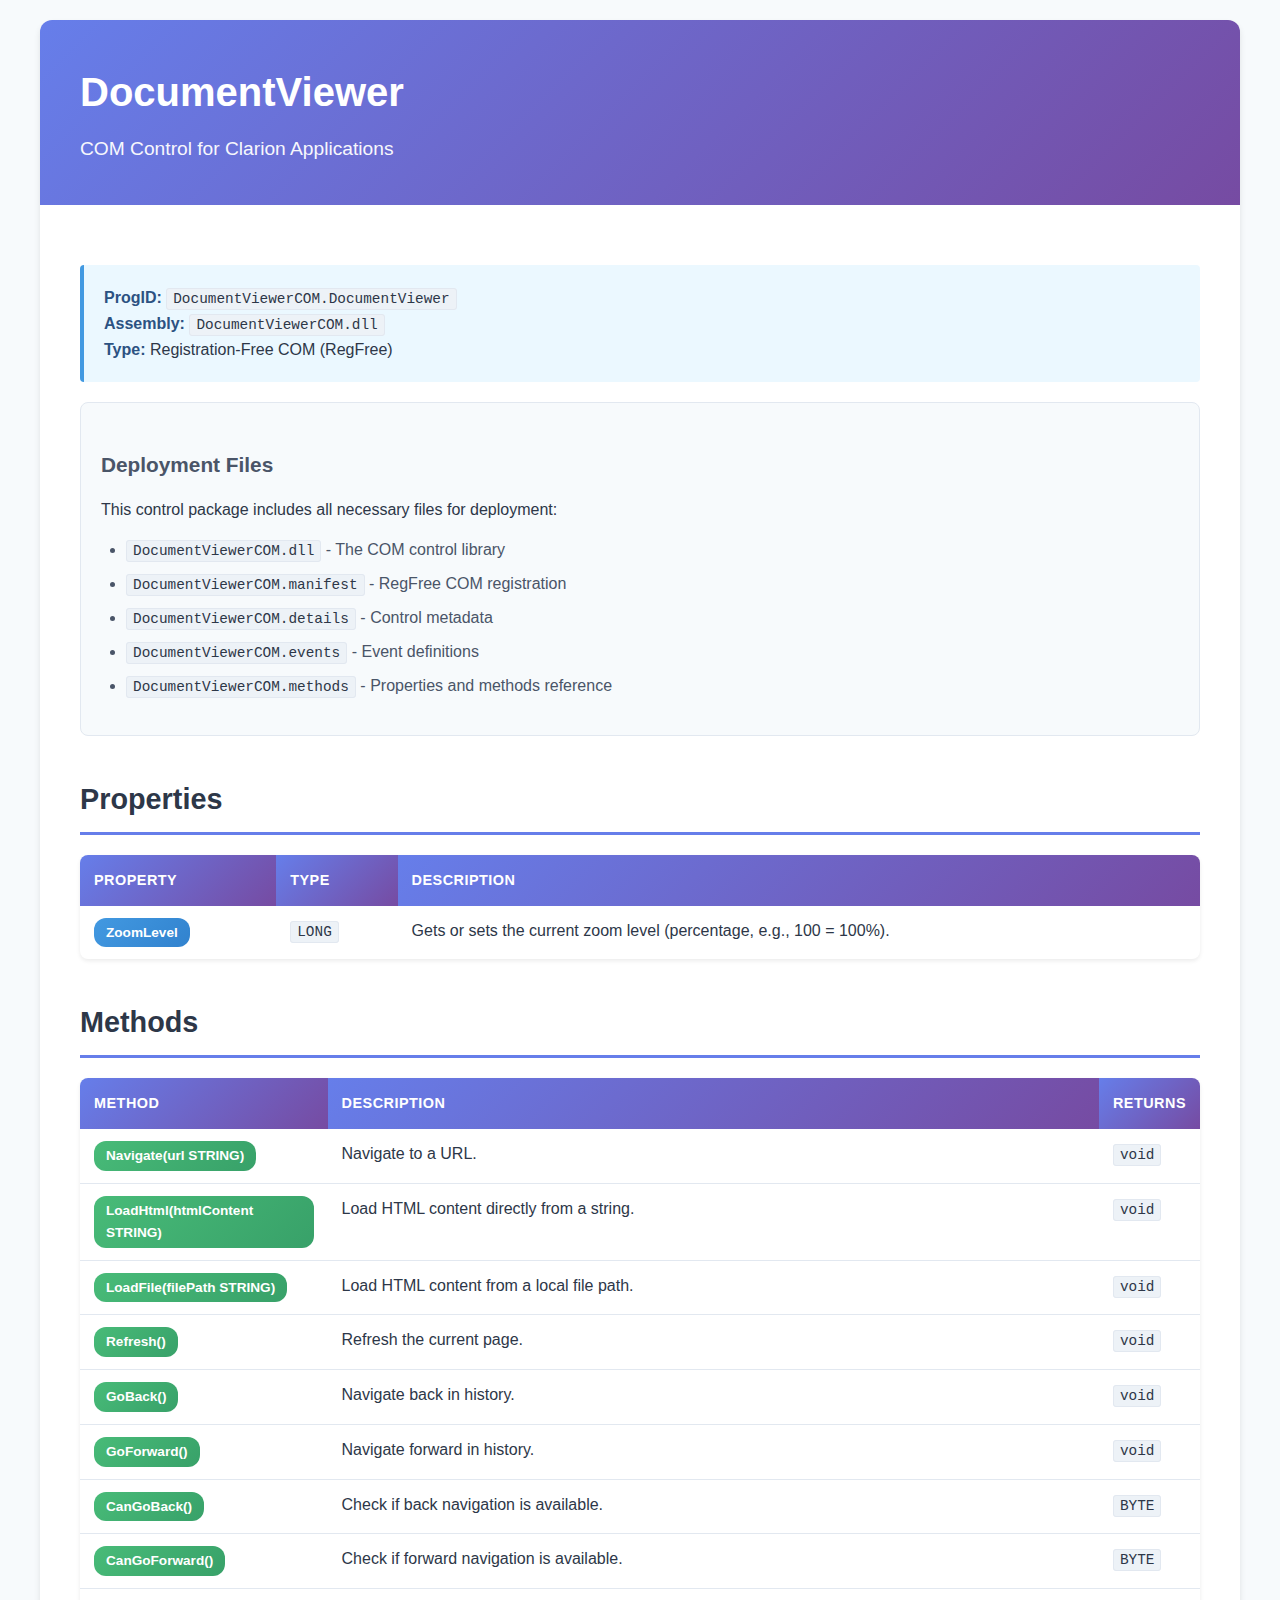
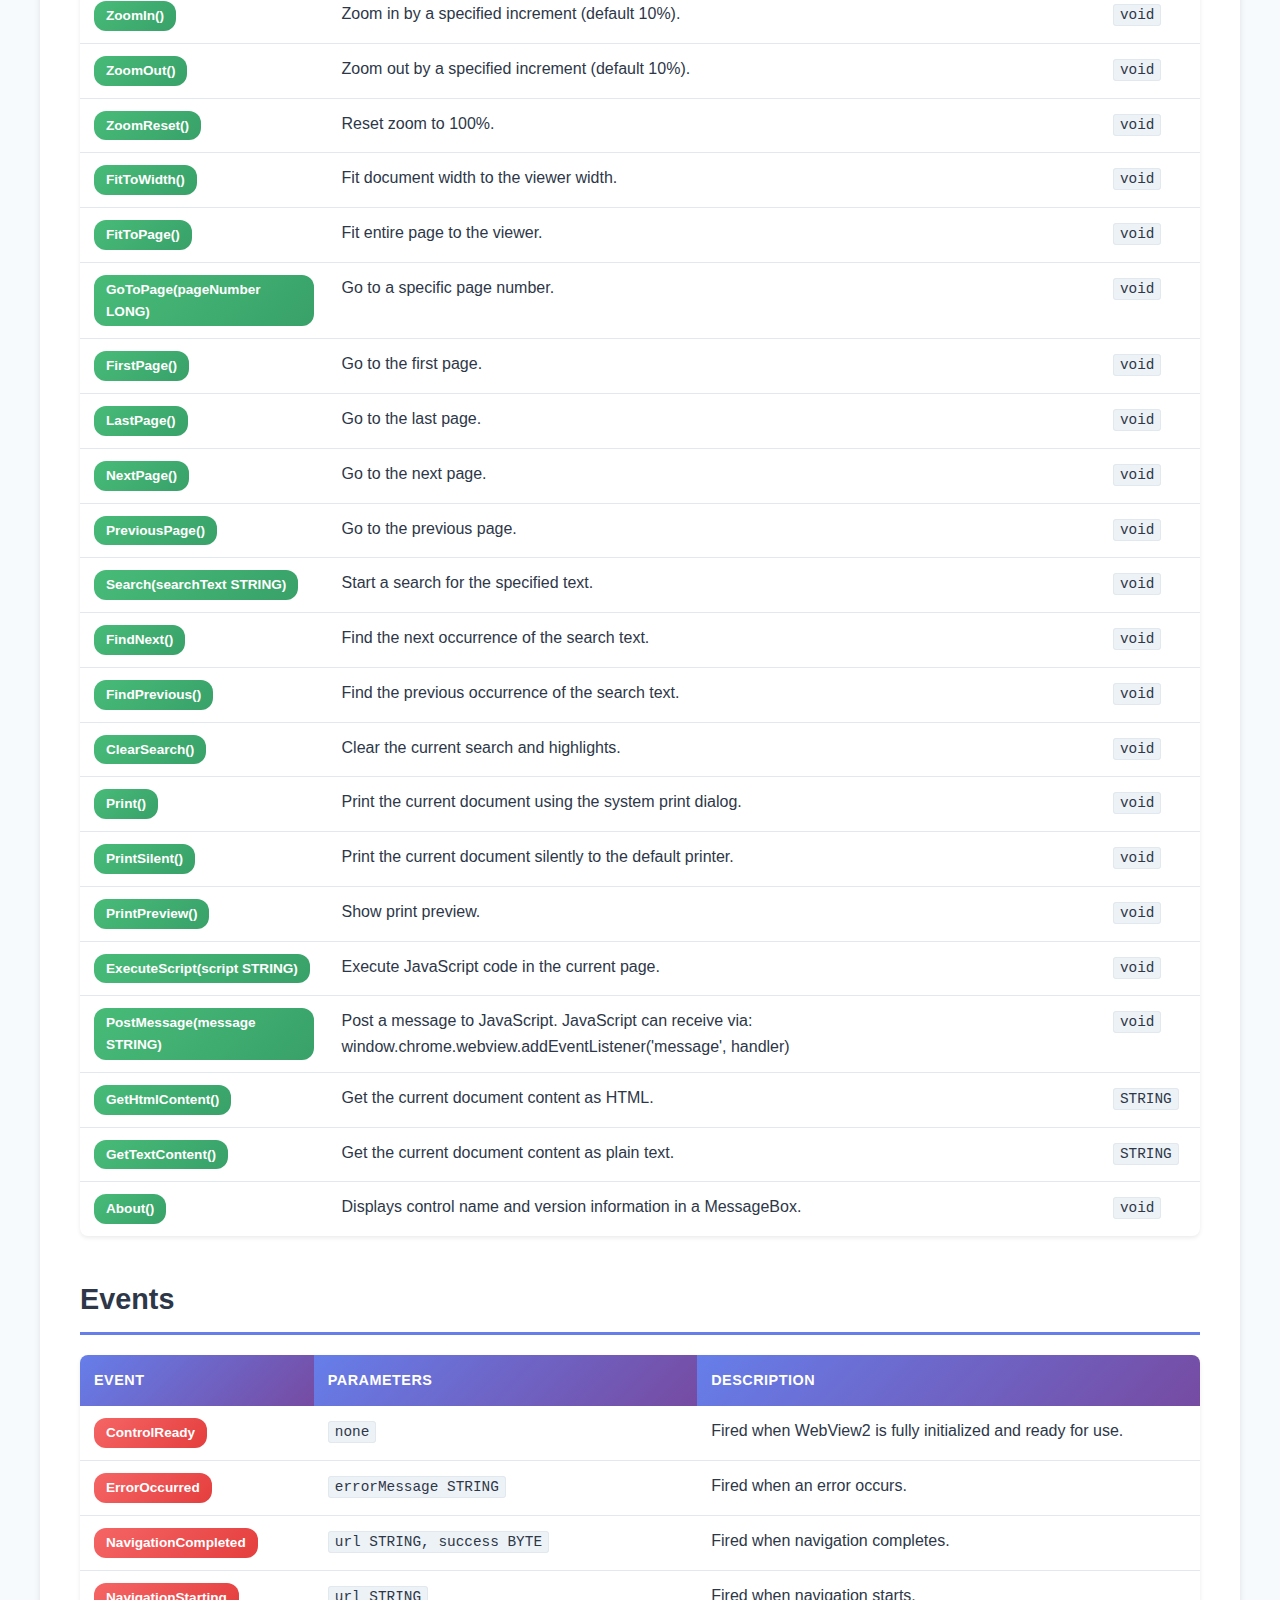
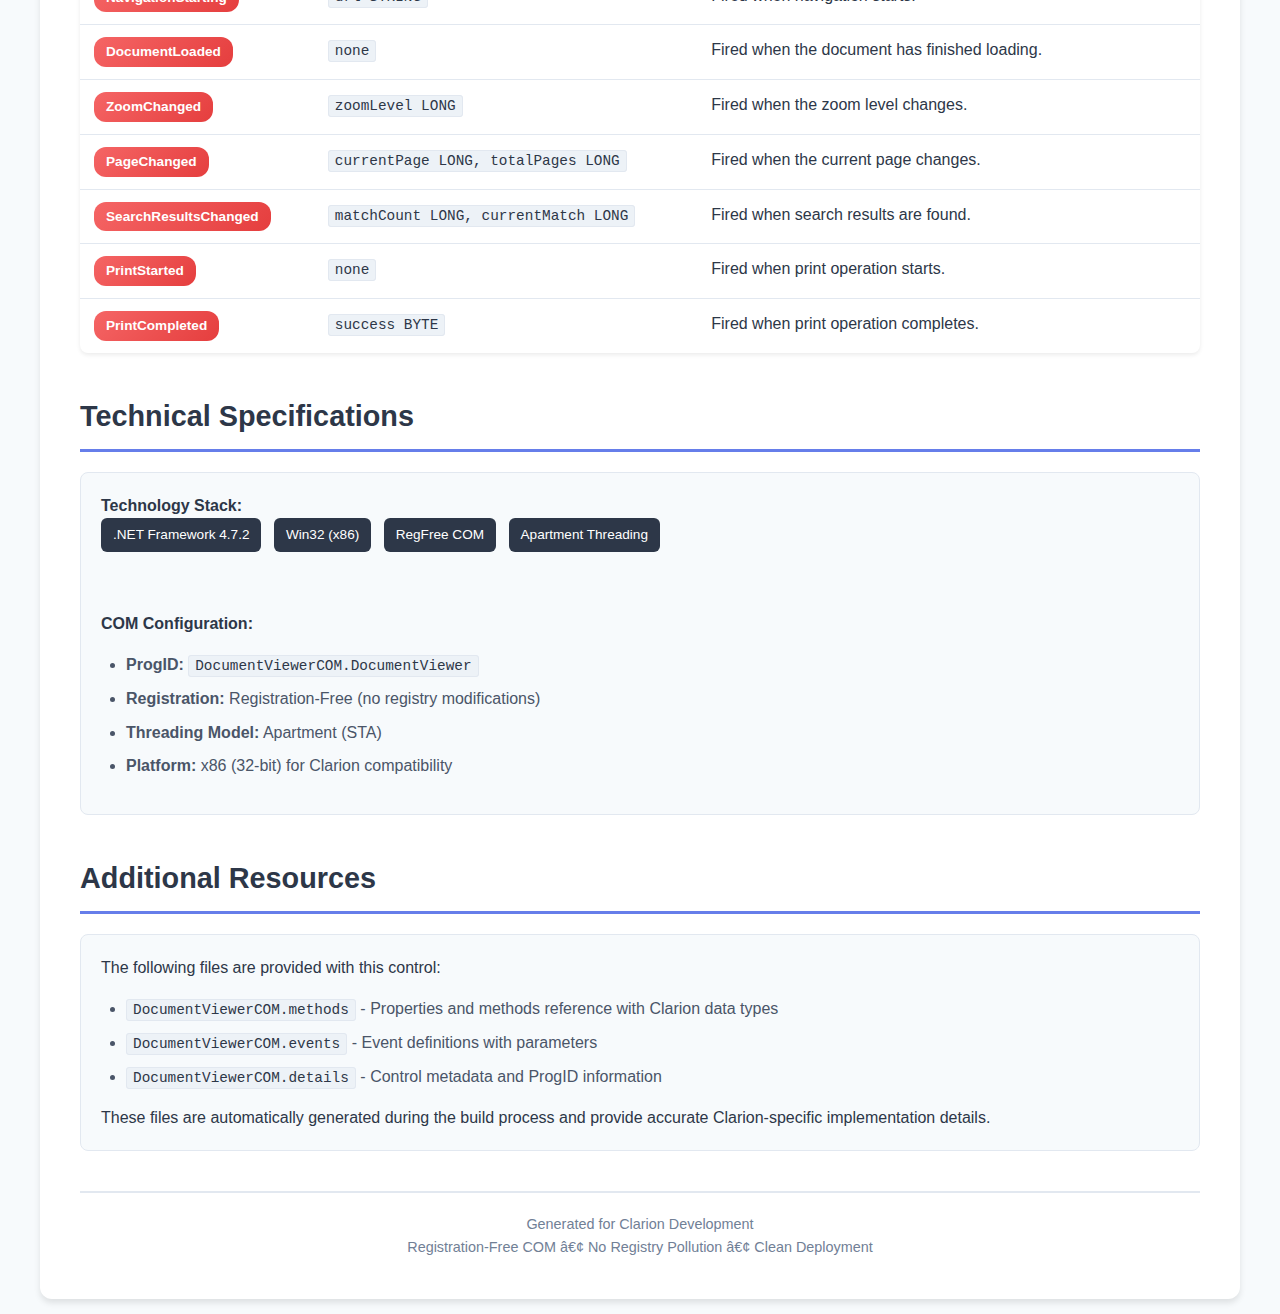
<file: controls/DocumentViewerCOM/files/readme_DocumentViewerCOM.html>
<!DOCTYPE html>
<html lang="en">
<head>
    <meta charset="UTF-8">
    <meta name="viewport" content="width=device-width, initial-scale=1.0">
    <title>DocumentViewerCOM - API Documentation</title>
    <style>
        * { margin: 0; padding: 0; box-sizing: border-box; }
        body {
            font-family: -apple-system, BlinkMacSystemFont, 'Segoe UI', Roboto, sans-serif;
            line-height: 1.6;
            color: #2d3748;
            background: #f7fafc;
            padding: 20px;
        }
        .container {
            max-width: 1200px;
            margin: 0 auto;
            background: white;
            border-radius: 12px;
            box-shadow: 0 4px 6px rgba(0,0,0,0.1);
            overflow: hidden;
        }
        .header {
            background: linear-gradient(135deg, #667eea 0%, #764ba2 100%);
            color: white;
            padding: 40px;
        }
        .header h1 {
            font-size: 2.5em;
            margin-bottom: 10px;
            font-weight: 700;
        }
        .header .subtitle {
            font-size: 1.2em;
            opacity: 0.95;
        }
        .content {
            padding: 40px;
        }
        .info-box {
            background: #ebf8ff;
            border-left: 4px solid #4299e1;
            padding: 20px;
            margin: 20px 0;
            border-radius: 4px;
        }
        .info-box strong {
            color: #2c5282;
        }
        h2 {
            color: #2d3748;
            font-size: 1.8em;
            margin: 40px 0 20px 0;
            padding-bottom: 10px;
            border-bottom: 3px solid #667eea;
        }
        h3 {
            color: #4a5568;
            font-size: 1.3em;
            margin: 25px 0 15px 0;
        }
        table {
            width: 100%;
            border-collapse: collapse;
            margin: 20px 0;
            box-shadow: 0 2px 4px rgba(0,0,0,0.08);
            border-radius: 8px;
            overflow: hidden;
        }
        th {
            background: linear-gradient(135deg, #667eea 0%, #764ba2 100%);
            color: white;
            padding: 14px;
            text-align: left;
            font-weight: 600;
            font-size: 0.9em;
            text-transform: uppercase;
            letter-spacing: 0.5px;
        }
        td {
            padding: 12px 14px;
            border-bottom: 1px solid #e2e8f0;
            vertical-align: top;
        }
        tr:hover {
            background-color: #f7fafc;
        }
        tbody tr:last-child td {
            border-bottom: none;
        }
        code {
            background: #edf2f7;
            padding: 2px 6px;
            border-radius: 3px;
            font-family: 'Consolas', 'Monaco', monospace;
            font-size: 0.9em;
            color: #2d3748;
            border: 1px solid #e2e8f0;
        }
        .badge {
            display: inline-block;
            padding: 4px 12px;
            border-radius: 12px;
            font-size: 0.85em;
            font-weight: 600;
        }
        .badge-property {
            background: linear-gradient(135deg, #4299e1 0%, #3182ce 100%);
            color: white;
        }
        .badge-method {
            background: linear-gradient(135deg, #48bb78 0%, #38a169 100%);
            color: white;
        }
        .badge-event {
            background: linear-gradient(135deg, #f56565 0%, #e53e3e 100%);
            color: white;
        }
        .section-card {
            background: #f7fafc;
            border-radius: 8px;
            padding: 20px;
            margin: 20px 0;
            border: 1px solid #e2e8f0;
        }
        .tech-badge {
            display: inline-block;
            background: #2d3748;
            color: white;
            padding: 6px 12px;
            border-radius: 6px;
            font-size: 0.85em;
            margin-right: 8px;
            margin-bottom: 8px;
        }
        ul {
            margin: 15px 0;
            padding-left: 25px;
        }
        li {
            margin: 8px 0;
            color: #4a5568;
        }
        .footer {
            margin-top: 40px;
            padding-top: 20px;
            border-top: 2px solid #e2e8f0;
            text-align: center;
            color: #718096;
            font-size: 0.9em;
        }
    </style>
</head>
<body>
    <div class="container">
        <div class="header">
            <h1>DocumentViewer</h1>
            <p class="subtitle">COM Control for Clarion Applications</p>
        </div>
        <div class="content">
            <div class="info-box">
                <strong>ProgID:</strong> <code>DocumentViewerCOM.DocumentViewer</code><br>
                <strong>Assembly:</strong> <code>DocumentViewerCOM.dll</code><br>
                <strong>Type:</strong> Registration-Free COM (RegFree)
            </div>

            <div class="section-card">
                <h3>Deployment Files</h3>
                <p>This control package includes all necessary files for deployment:</p>
                <ul>
                    <li><code>DocumentViewerCOM.dll</code> - The COM control library</li>
                    <li><code>DocumentViewerCOM.manifest</code> - RegFree COM registration</li>
                    <li><code>DocumentViewerCOM.details</code> - Control metadata</li>
                    <li><code>DocumentViewerCOM.events</code> - Event definitions</li>
                    <li><code>DocumentViewerCOM.methods</code> - Properties and methods reference</li>
                </ul>
            </div>

            <h2>Properties</h2>
            <table>
                <thead>
                    <tr>
                        <th>Property</th>
                        <th>Type</th>
                        <th>Description</th>
                    </tr>
                </thead>
                <tbody>
            <tr>
                <td><span class="badge badge-property">ZoomLevel</span></td>
                <td><code>LONG</code></td>
                <td>Gets or sets the current zoom level (percentage, e.g., 100 = 100%).</td>
            </tr>
                </tbody>
            </table>

            <h2>Methods</h2>
            <table>
                <thead>
                    <tr>
                        <th>Method</th>
                        <th>Description</th>
                        <th>Returns</th>
                    </tr>
                </thead>
                <tbody>
            <tr>
                <td><span class="badge badge-method">Navigate(url STRING)</span></td>
                <td>Navigate to a URL.</td>
                <td><code>void</code></td>
            </tr>            <tr>
                <td><span class="badge badge-method">LoadHtml(htmlContent STRING)</span></td>
                <td>Load HTML content directly from a string.</td>
                <td><code>void</code></td>
            </tr>            <tr>
                <td><span class="badge badge-method">LoadFile(filePath STRING)</span></td>
                <td>Load HTML content from a local file path.</td>
                <td><code>void</code></td>
            </tr>            <tr>
                <td><span class="badge badge-method">Refresh()</span></td>
                <td>Refresh the current page.</td>
                <td><code>void</code></td>
            </tr>            <tr>
                <td><span class="badge badge-method">GoBack()</span></td>
                <td>Navigate back in history.</td>
                <td><code>void</code></td>
            </tr>            <tr>
                <td><span class="badge badge-method">GoForward()</span></td>
                <td>Navigate forward in history.</td>
                <td><code>void</code></td>
            </tr>            <tr>
                <td><span class="badge badge-method">CanGoBack()</span></td>
                <td>Check if back navigation is available.</td>
                <td><code>BYTE</code></td>
            </tr>            <tr>
                <td><span class="badge badge-method">CanGoForward()</span></td>
                <td>Check if forward navigation is available.</td>
                <td><code>BYTE</code></td>
            </tr>            <tr>
                <td><span class="badge badge-method">ZoomIn()</span></td>
                <td>Zoom in by a specified increment (default 10%).</td>
                <td><code>void</code></td>
            </tr>            <tr>
                <td><span class="badge badge-method">ZoomOut()</span></td>
                <td>Zoom out by a specified increment (default 10%).</td>
                <td><code>void</code></td>
            </tr>            <tr>
                <td><span class="badge badge-method">ZoomReset()</span></td>
                <td>Reset zoom to 100%.</td>
                <td><code>void</code></td>
            </tr>            <tr>
                <td><span class="badge badge-method">FitToWidth()</span></td>
                <td>Fit document width to the viewer width.</td>
                <td><code>void</code></td>
            </tr>            <tr>
                <td><span class="badge badge-method">FitToPage()</span></td>
                <td>Fit entire page to the viewer.</td>
                <td><code>void</code></td>
            </tr>            <tr>
                <td><span class="badge badge-method">GoToPage(pageNumber LONG)</span></td>
                <td>Go to a specific page number.</td>
                <td><code>void</code></td>
            </tr>            <tr>
                <td><span class="badge badge-method">FirstPage()</span></td>
                <td>Go to the first page.</td>
                <td><code>void</code></td>
            </tr>            <tr>
                <td><span class="badge badge-method">LastPage()</span></td>
                <td>Go to the last page.</td>
                <td><code>void</code></td>
            </tr>            <tr>
                <td><span class="badge badge-method">NextPage()</span></td>
                <td>Go to the next page.</td>
                <td><code>void</code></td>
            </tr>            <tr>
                <td><span class="badge badge-method">PreviousPage()</span></td>
                <td>Go to the previous page.</td>
                <td><code>void</code></td>
            </tr>            <tr>
                <td><span class="badge badge-method">Search(searchText STRING)</span></td>
                <td>Start a search for the specified text.</td>
                <td><code>void</code></td>
            </tr>            <tr>
                <td><span class="badge badge-method">FindNext()</span></td>
                <td>Find the next occurrence of the search text.</td>
                <td><code>void</code></td>
            </tr>            <tr>
                <td><span class="badge badge-method">FindPrevious()</span></td>
                <td>Find the previous occurrence of the search text.</td>
                <td><code>void</code></td>
            </tr>            <tr>
                <td><span class="badge badge-method">ClearSearch()</span></td>
                <td>Clear the current search and highlights.</td>
                <td><code>void</code></td>
            </tr>            <tr>
                <td><span class="badge badge-method">Print()</span></td>
                <td>Print the current document using the system print dialog.</td>
                <td><code>void</code></td>
            </tr>            <tr>
                <td><span class="badge badge-method">PrintSilent()</span></td>
                <td>Print the current document silently to the default printer.</td>
                <td><code>void</code></td>
            </tr>            <tr>
                <td><span class="badge badge-method">PrintPreview()</span></td>
                <td>Show print preview.</td>
                <td><code>void</code></td>
            </tr>            <tr>
                <td><span class="badge badge-method">ExecuteScript(script STRING)</span></td>
                <td>Execute JavaScript code in the current page.</td>
                <td><code>void</code></td>
            </tr>            <tr>
                <td><span class="badge badge-method">PostMessage(message STRING)</span></td>
                <td>Post a message to JavaScript. JavaScript can receive via: window.chrome.webview.addEventListener('message', handler)</td>
                <td><code>void</code></td>
            </tr>            <tr>
                <td><span class="badge badge-method">GetHtmlContent()</span></td>
                <td>Get the current document content as HTML.</td>
                <td><code>STRING</code></td>
            </tr>            <tr>
                <td><span class="badge badge-method">GetTextContent()</span></td>
                <td>Get the current document content as plain text.</td>
                <td><code>STRING</code></td>
            </tr>            <tr>
                <td><span class="badge badge-method">About()</span></td>
                <td>Displays control name and version information in a MessageBox.</td>
                <td><code>void</code></td>
            </tr>
                </tbody>
            </table>

            <h2>Events</h2>
            <table>
                <thead>
                    <tr>
                        <th>Event</th>
                        <th>Parameters</th>
                        <th>Description</th>
                    </tr>
                </thead>
                <tbody>
            <tr>
                <td><span class="badge badge-event">ControlReady</span></td>
                <td><code>none</code></td>
                <td>Fired when WebView2 is fully initialized and ready for use.</td>
            </tr>            <tr>
                <td><span class="badge badge-event">ErrorOccurred</span></td>
                <td><code>errorMessage STRING</code></td>
                <td>Fired when an error occurs.</td>
            </tr>            <tr>
                <td><span class="badge badge-event">NavigationCompleted</span></td>
                <td><code>url STRING, success BYTE</code></td>
                <td>Fired when navigation completes.</td>
            </tr>            <tr>
                <td><span class="badge badge-event">NavigationStarting</span></td>
                <td><code>url STRING</code></td>
                <td>Fired when navigation starts.</td>
            </tr>            <tr>
                <td><span class="badge badge-event">DocumentLoaded</span></td>
                <td><code>none</code></td>
                <td>Fired when the document has finished loading.</td>
            </tr>            <tr>
                <td><span class="badge badge-event">ZoomChanged</span></td>
                <td><code>zoomLevel LONG</code></td>
                <td>Fired when the zoom level changes.</td>
            </tr>            <tr>
                <td><span class="badge badge-event">PageChanged</span></td>
                <td><code>currentPage LONG, totalPages LONG</code></td>
                <td>Fired when the current page changes.</td>
            </tr>            <tr>
                <td><span class="badge badge-event">SearchResultsChanged</span></td>
                <td><code>matchCount LONG, currentMatch LONG</code></td>
                <td>Fired when search results are found.</td>
            </tr>            <tr>
                <td><span class="badge badge-event">PrintStarted</span></td>
                <td><code>none</code></td>
                <td>Fired when print operation starts.</td>
            </tr>            <tr>
                <td><span class="badge badge-event">PrintCompleted</span></td>
                <td><code>success BYTE</code></td>
                <td>Fired when print operation completes.</td>
            </tr>
                </tbody>
            </table>

            <h2>Technical Specifications</h2>
            <div class="section-card">
                <p><strong>Technology Stack:</strong></p>
                <div>
                    <span class="tech-badge">.NET Framework 4.7.2</span>
                    <span class="tech-badge">Win32 (x86)</span>
                    <span class="tech-badge">RegFree COM</span>
                    <span class="tech-badge">Apartment Threading</span>
                </div>
                <br><br>
                <p><strong>COM Configuration:</strong></p>
                <ul>
                    <li><strong>ProgID:</strong> <code>DocumentViewerCOM.DocumentViewer</code></li>
                    <li><strong>Registration:</strong> Registration-Free (no registry modifications)</li>
                    <li><strong>Threading Model:</strong> Apartment (STA)</li>
                    <li><strong>Platform:</strong> x86 (32-bit) for Clarion compatibility</li>
                </ul>
            </div>

            <h2>Additional Resources</h2>
            <div class="section-card">
                <p>The following files are provided with this control:</p>
                <ul>
                    <li><code>DocumentViewerCOM.methods</code> - Properties and methods reference with Clarion data types</li>
                    <li><code>DocumentViewerCOM.events</code> - Event definitions with parameters</li>
                    <li><code>DocumentViewerCOM.details</code> - Control metadata and ProgID information</li>
                </ul>
                <p>These files are automatically generated during the build process and provide accurate Clarion-specific implementation details.</p>
            </div>

            <div class="footer">
                <p>Generated for Clarion Development</p>
                <p>Registration-Free COM â€¢ No Registry Pollution â€¢ Clean Deployment</p>
            </div>
        </div>
    </div>
</body>
</html>
</file>
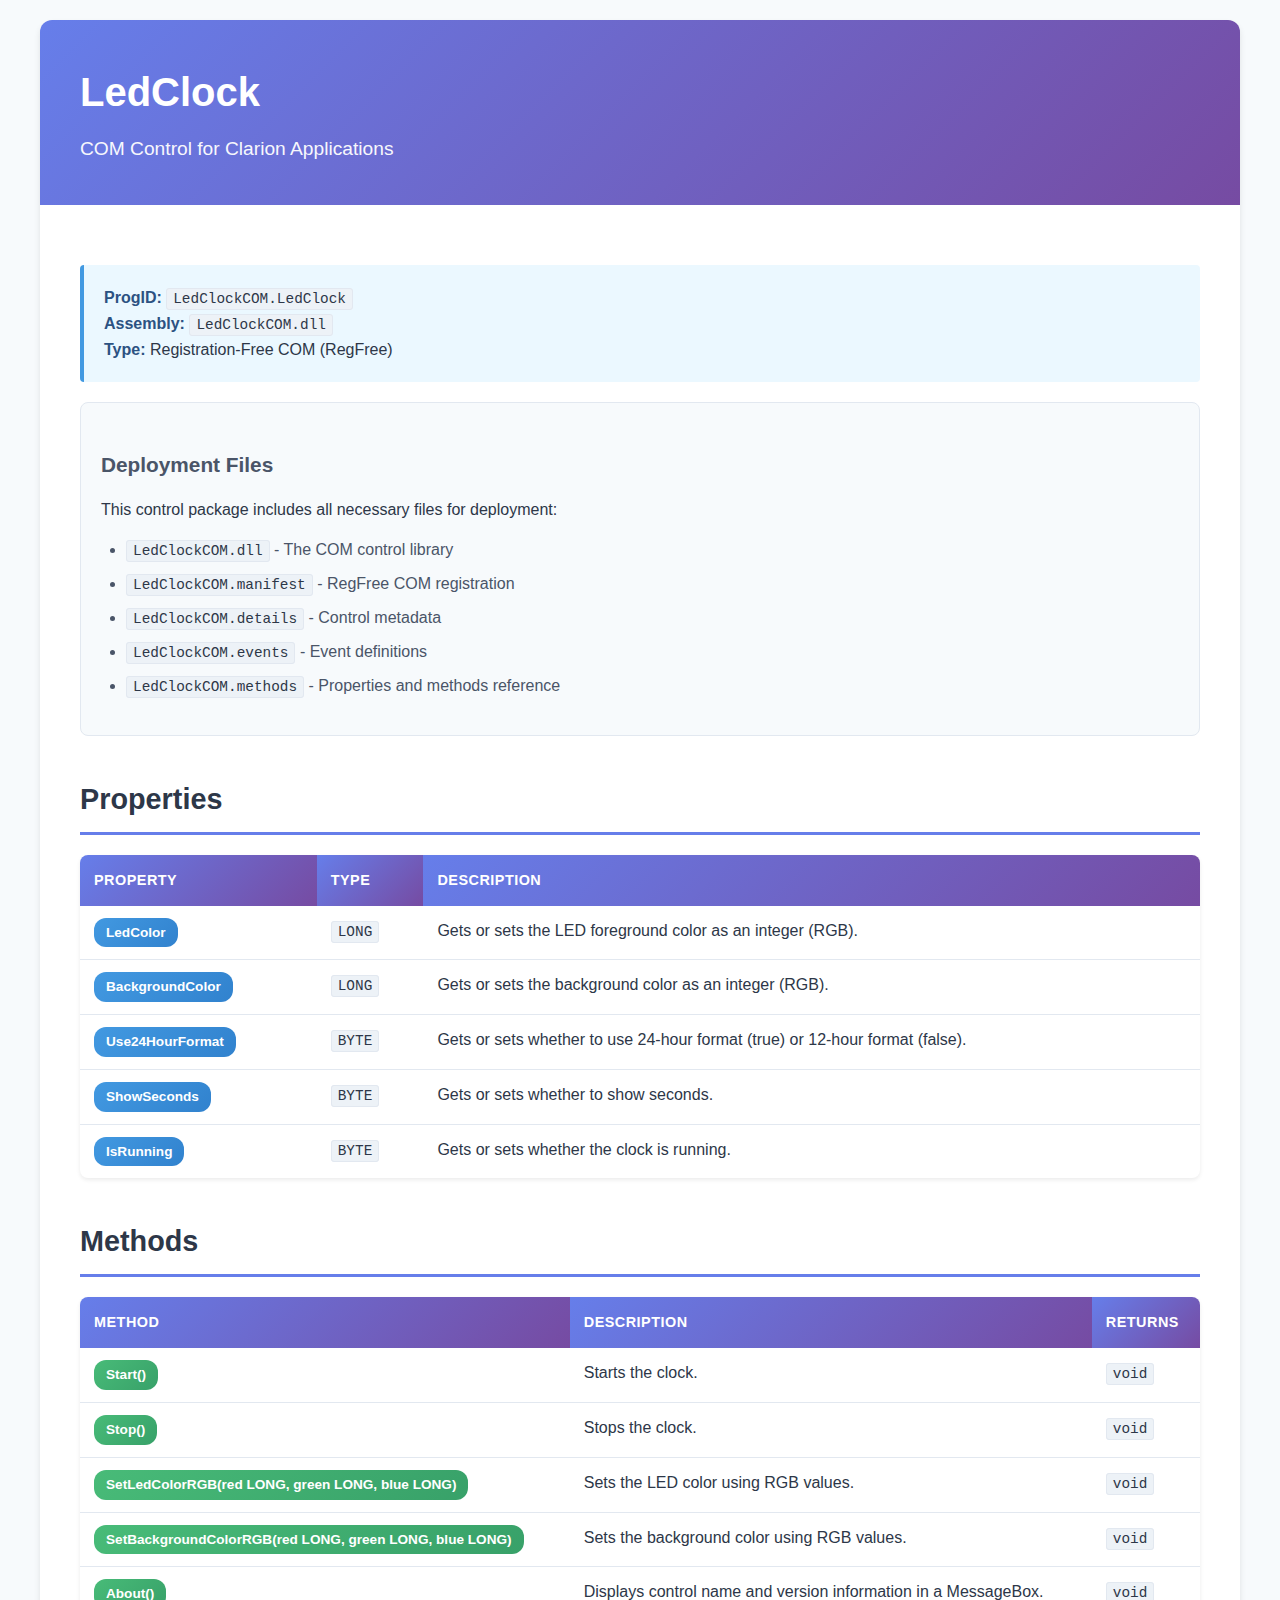
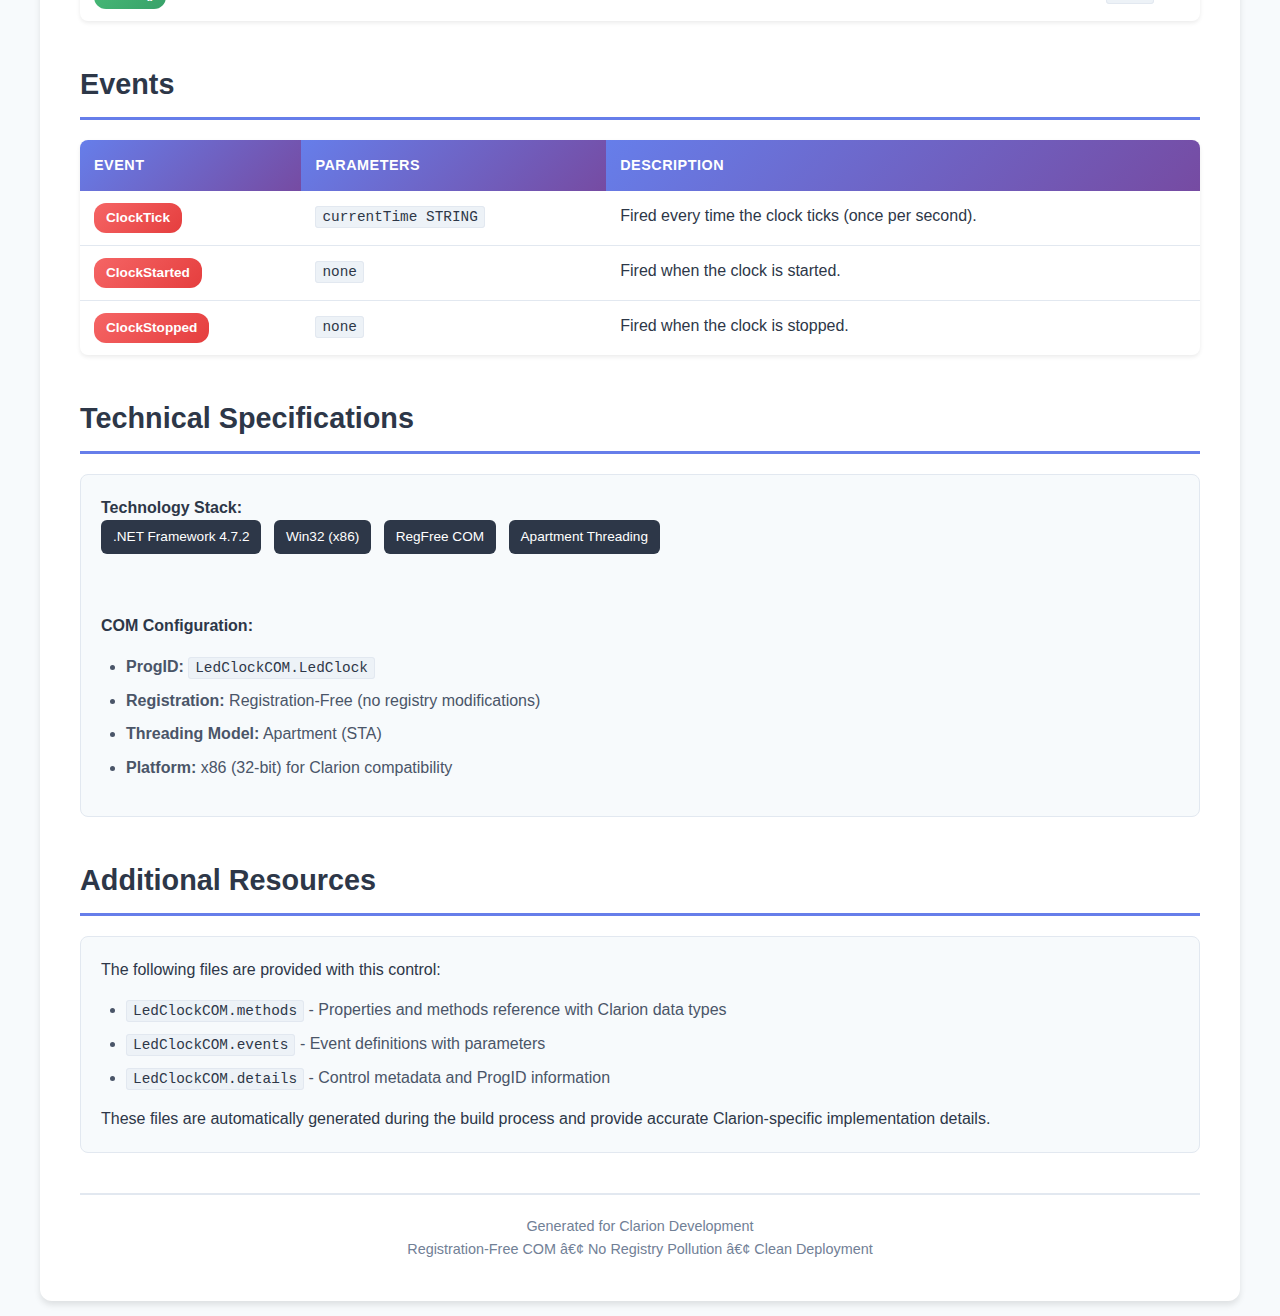
<file: controls/LedClock/files/readme_LedClockCOM.html>
<!DOCTYPE html>
<html lang="en">
<head>
    <meta charset="UTF-8">
    <meta name="viewport" content="width=device-width, initial-scale=1.0">
    <title>LedClockCOM - API Documentation</title>
    <style>
        * { margin: 0; padding: 0; box-sizing: border-box; }
        body {
            font-family: -apple-system, BlinkMacSystemFont, 'Segoe UI', Roboto, sans-serif;
            line-height: 1.6;
            color: #2d3748;
            background: #f7fafc;
            padding: 20px;
        }
        .container {
            max-width: 1200px;
            margin: 0 auto;
            background: white;
            border-radius: 12px;
            box-shadow: 0 4px 6px rgba(0,0,0,0.1);
            overflow: hidden;
        }
        .header {
            background: linear-gradient(135deg, #667eea 0%, #764ba2 100%);
            color: white;
            padding: 40px;
        }
        .header h1 {
            font-size: 2.5em;
            margin-bottom: 10px;
            font-weight: 700;
        }
        .header .subtitle {
            font-size: 1.2em;
            opacity: 0.95;
        }
        .content {
            padding: 40px;
        }
        .info-box {
            background: #ebf8ff;
            border-left: 4px solid #4299e1;
            padding: 20px;
            margin: 20px 0;
            border-radius: 4px;
        }
        .info-box strong {
            color: #2c5282;
        }
        h2 {
            color: #2d3748;
            font-size: 1.8em;
            margin: 40px 0 20px 0;
            padding-bottom: 10px;
            border-bottom: 3px solid #667eea;
        }
        h3 {
            color: #4a5568;
            font-size: 1.3em;
            margin: 25px 0 15px 0;
        }
        table {
            width: 100%;
            border-collapse: collapse;
            margin: 20px 0;
            box-shadow: 0 2px 4px rgba(0,0,0,0.08);
            border-radius: 8px;
            overflow: hidden;
        }
        th {
            background: linear-gradient(135deg, #667eea 0%, #764ba2 100%);
            color: white;
            padding: 14px;
            text-align: left;
            font-weight: 600;
            font-size: 0.9em;
            text-transform: uppercase;
            letter-spacing: 0.5px;
        }
        td {
            padding: 12px 14px;
            border-bottom: 1px solid #e2e8f0;
            vertical-align: top;
        }
        tr:hover {
            background-color: #f7fafc;
        }
        tbody tr:last-child td {
            border-bottom: none;
        }
        code {
            background: #edf2f7;
            padding: 2px 6px;
            border-radius: 3px;
            font-family: 'Consolas', 'Monaco', monospace;
            font-size: 0.9em;
            color: #2d3748;
            border: 1px solid #e2e8f0;
        }
        .badge {
            display: inline-block;
            padding: 4px 12px;
            border-radius: 12px;
            font-size: 0.85em;
            font-weight: 600;
        }
        .badge-property {
            background: linear-gradient(135deg, #4299e1 0%, #3182ce 100%);
            color: white;
        }
        .badge-method {
            background: linear-gradient(135deg, #48bb78 0%, #38a169 100%);
            color: white;
        }
        .badge-event {
            background: linear-gradient(135deg, #f56565 0%, #e53e3e 100%);
            color: white;
        }
        .section-card {
            background: #f7fafc;
            border-radius: 8px;
            padding: 20px;
            margin: 20px 0;
            border: 1px solid #e2e8f0;
        }
        .tech-badge {
            display: inline-block;
            background: #2d3748;
            color: white;
            padding: 6px 12px;
            border-radius: 6px;
            font-size: 0.85em;
            margin-right: 8px;
            margin-bottom: 8px;
        }
        ul {
            margin: 15px 0;
            padding-left: 25px;
        }
        li {
            margin: 8px 0;
            color: #4a5568;
        }
        .footer {
            margin-top: 40px;
            padding-top: 20px;
            border-top: 2px solid #e2e8f0;
            text-align: center;
            color: #718096;
            font-size: 0.9em;
        }
    </style>
</head>
<body>
    <div class="container">
        <div class="header">
            <h1>LedClock</h1>
            <p class="subtitle">COM Control for Clarion Applications</p>
        </div>
        <div class="content">
            <div class="info-box">
                <strong>ProgID:</strong> <code>LedClockCOM.LedClock</code><br>
                <strong>Assembly:</strong> <code>LedClockCOM.dll</code><br>
                <strong>Type:</strong> Registration-Free COM (RegFree)
            </div>

            <div class="section-card">
                <h3>Deployment Files</h3>
                <p>This control package includes all necessary files for deployment:</p>
                <ul>
                    <li><code>LedClockCOM.dll</code> - The COM control library</li>
                    <li><code>LedClockCOM.manifest</code> - RegFree COM registration</li>
                    <li><code>LedClockCOM.details</code> - Control metadata</li>
                    <li><code>LedClockCOM.events</code> - Event definitions</li>
                    <li><code>LedClockCOM.methods</code> - Properties and methods reference</li>
                </ul>
            </div>

            <h2>Properties</h2>
            <table>
                <thead>
                    <tr>
                        <th>Property</th>
                        <th>Type</th>
                        <th>Description</th>
                    </tr>
                </thead>
                <tbody>
            <tr>
                <td><span class="badge badge-property">LedColor</span></td>
                <td><code>LONG</code></td>
                <td>Gets or sets the LED foreground color as an integer (RGB).</td>
            </tr>            <tr>
                <td><span class="badge badge-property">BackgroundColor</span></td>
                <td><code>LONG</code></td>
                <td>Gets or sets the background color as an integer (RGB).</td>
            </tr>            <tr>
                <td><span class="badge badge-property">Use24HourFormat</span></td>
                <td><code>BYTE</code></td>
                <td>Gets or sets whether to use 24-hour format (true) or 12-hour format (false).</td>
            </tr>            <tr>
                <td><span class="badge badge-property">ShowSeconds</span></td>
                <td><code>BYTE</code></td>
                <td>Gets or sets whether to show seconds.</td>
            </tr>            <tr>
                <td><span class="badge badge-property">IsRunning</span></td>
                <td><code>BYTE</code></td>
                <td>Gets or sets whether the clock is running.</td>
            </tr>
                </tbody>
            </table>

            <h2>Methods</h2>
            <table>
                <thead>
                    <tr>
                        <th>Method</th>
                        <th>Description</th>
                        <th>Returns</th>
                    </tr>
                </thead>
                <tbody>
            <tr>
                <td><span class="badge badge-method">Start()</span></td>
                <td>Starts the clock.</td>
                <td><code>void</code></td>
            </tr>            <tr>
                <td><span class="badge badge-method">Stop()</span></td>
                <td>Stops the clock.</td>
                <td><code>void</code></td>
            </tr>            <tr>
                <td><span class="badge badge-method">SetLedColorRGB(red LONG, green LONG, blue LONG)</span></td>
                <td>Sets the LED color using RGB values.</td>
                <td><code>void</code></td>
            </tr>            <tr>
                <td><span class="badge badge-method">SetBackgroundColorRGB(red LONG, green LONG, blue LONG)</span></td>
                <td>Sets the background color using RGB values.</td>
                <td><code>void</code></td>
            </tr>            <tr>
                <td><span class="badge badge-method">About()</span></td>
                <td>Displays control name and version information in a MessageBox.</td>
                <td><code>void</code></td>
            </tr>
                </tbody>
            </table>

            <h2>Events</h2>
            <table>
                <thead>
                    <tr>
                        <th>Event</th>
                        <th>Parameters</th>
                        <th>Description</th>
                    </tr>
                </thead>
                <tbody>
            <tr>
                <td><span class="badge badge-event">ClockTick</span></td>
                <td><code>currentTime STRING</code></td>
                <td>Fired every time the clock ticks (once per second).</td>
            </tr>            <tr>
                <td><span class="badge badge-event">ClockStarted</span></td>
                <td><code>none</code></td>
                <td>Fired when the clock is started.</td>
            </tr>            <tr>
                <td><span class="badge badge-event">ClockStopped</span></td>
                <td><code>none</code></td>
                <td>Fired when the clock is stopped.</td>
            </tr>
                </tbody>
            </table>

            <h2>Technical Specifications</h2>
            <div class="section-card">
                <p><strong>Technology Stack:</strong></p>
                <div>
                    <span class="tech-badge">.NET Framework 4.7.2</span>
                    <span class="tech-badge">Win32 (x86)</span>
                    <span class="tech-badge">RegFree COM</span>
                    <span class="tech-badge">Apartment Threading</span>
                </div>
                <br><br>
                <p><strong>COM Configuration:</strong></p>
                <ul>
                    <li><strong>ProgID:</strong> <code>LedClockCOM.LedClock</code></li>
                    <li><strong>Registration:</strong> Registration-Free (no registry modifications)</li>
                    <li><strong>Threading Model:</strong> Apartment (STA)</li>
                    <li><strong>Platform:</strong> x86 (32-bit) for Clarion compatibility</li>
                </ul>
            </div>

            <h2>Additional Resources</h2>
            <div class="section-card">
                <p>The following files are provided with this control:</p>
                <ul>
                    <li><code>LedClockCOM.methods</code> - Properties and methods reference with Clarion data types</li>
                    <li><code>LedClockCOM.events</code> - Event definitions with parameters</li>
                    <li><code>LedClockCOM.details</code> - Control metadata and ProgID information</li>
                </ul>
                <p>These files are automatically generated during the build process and provide accurate Clarion-specific implementation details.</p>
            </div>

            <div class="footer">
                <p>Generated for Clarion Development</p>
                <p>Registration-Free COM â€¢ No Registry Pollution â€¢ Clean Deployment</p>
            </div>
        </div>
    </div>
</body>
</html>
</file>
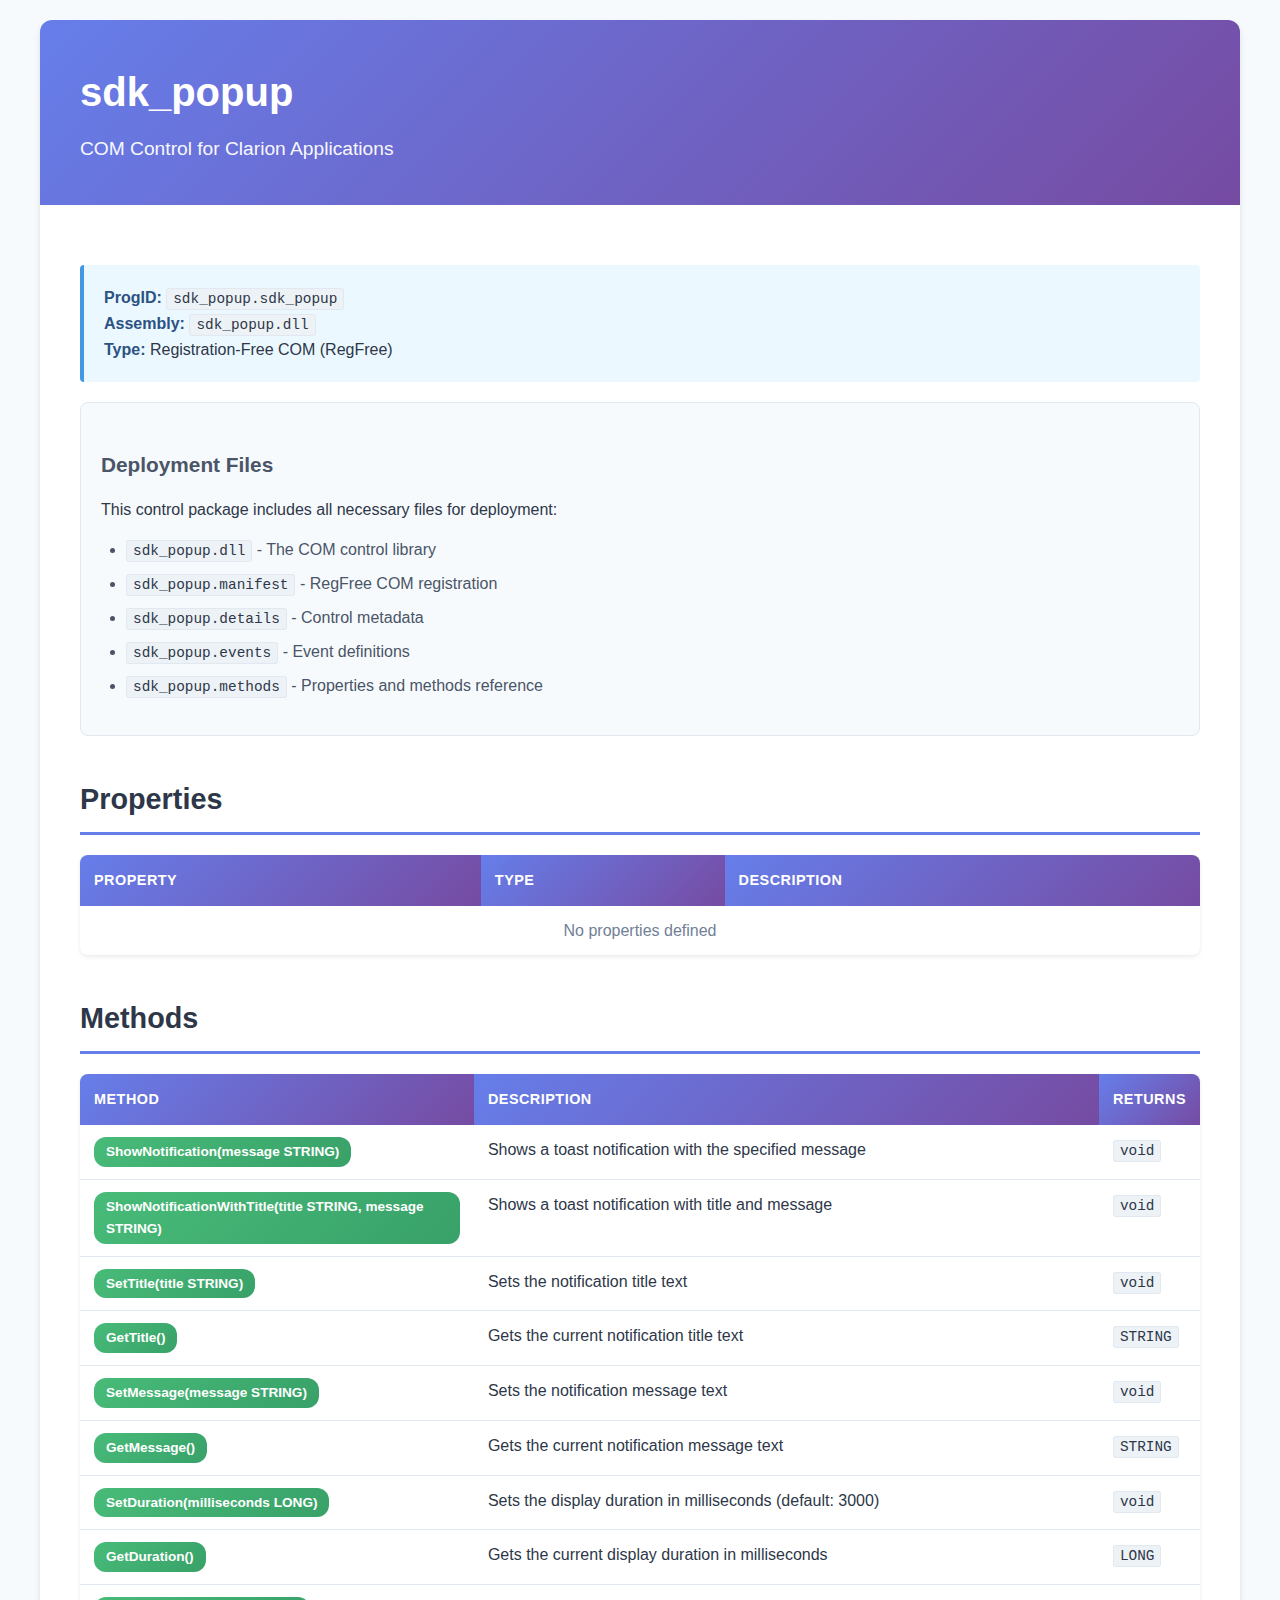
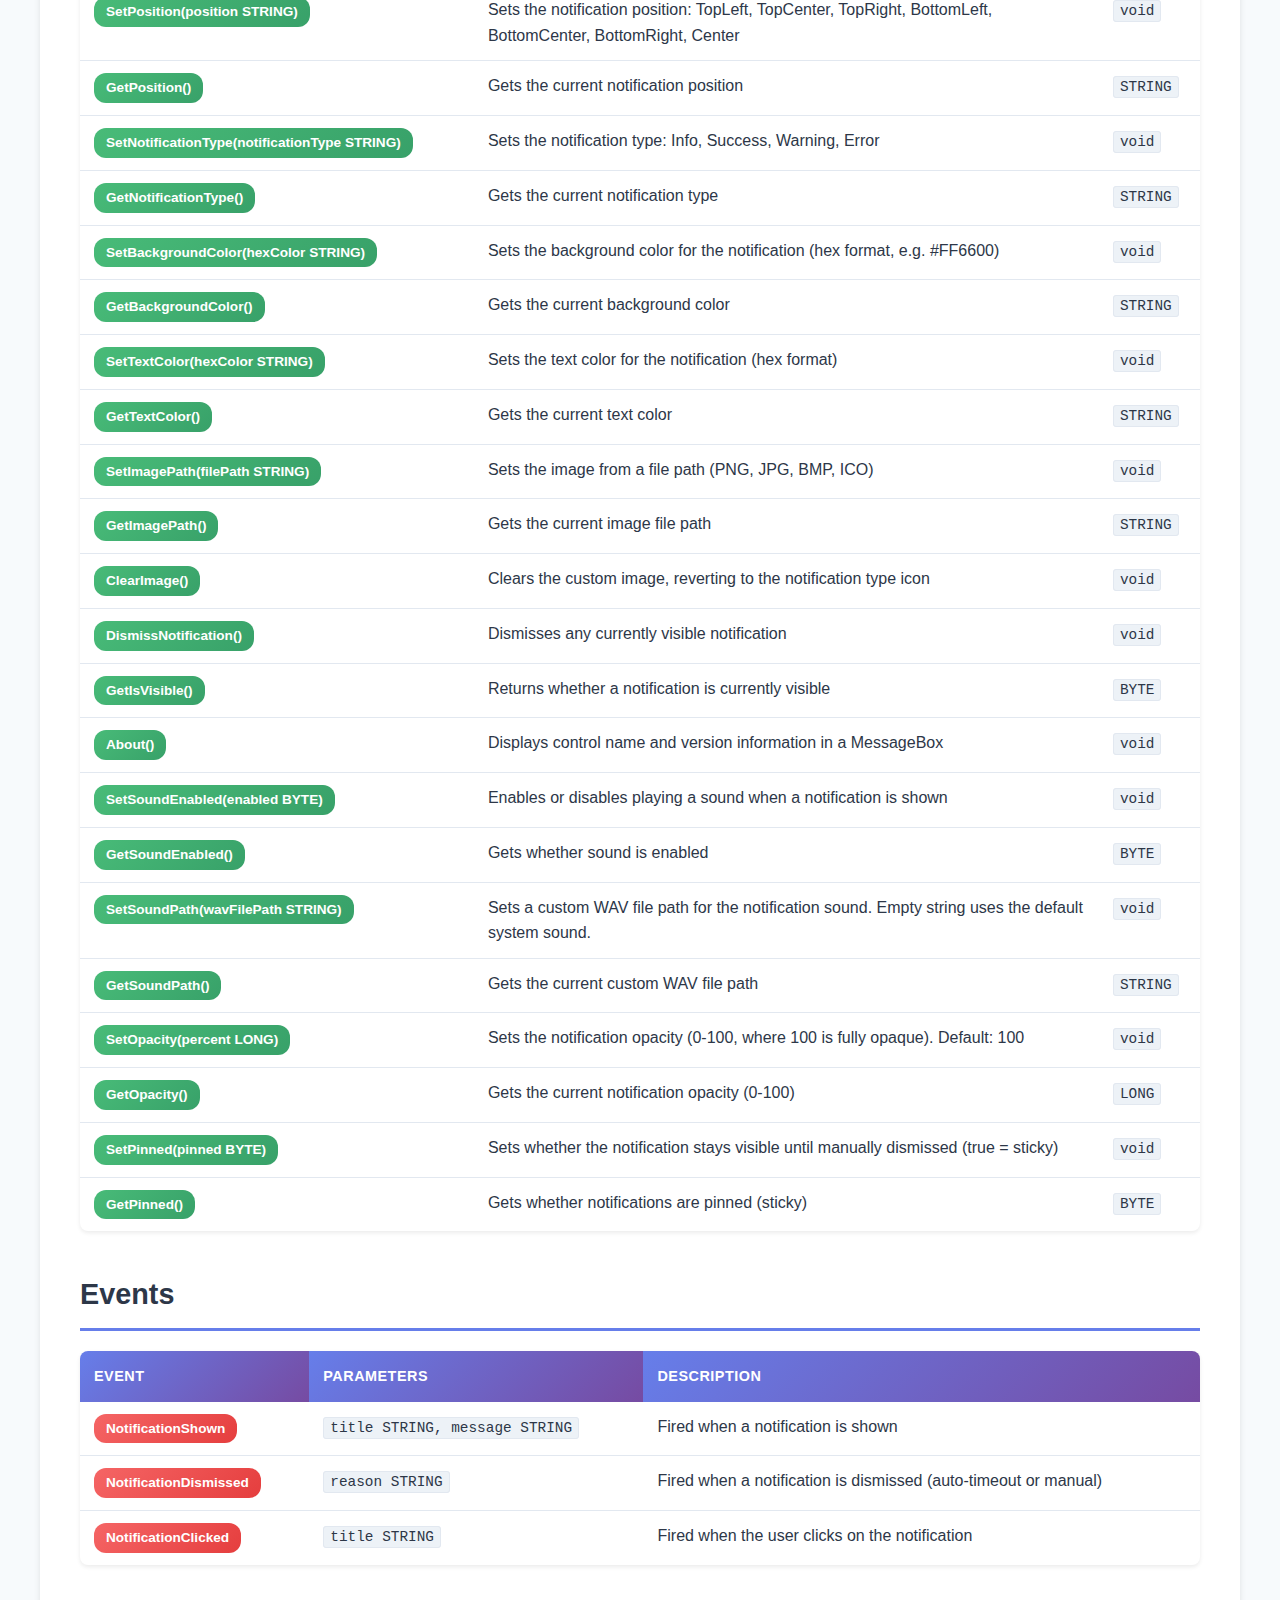
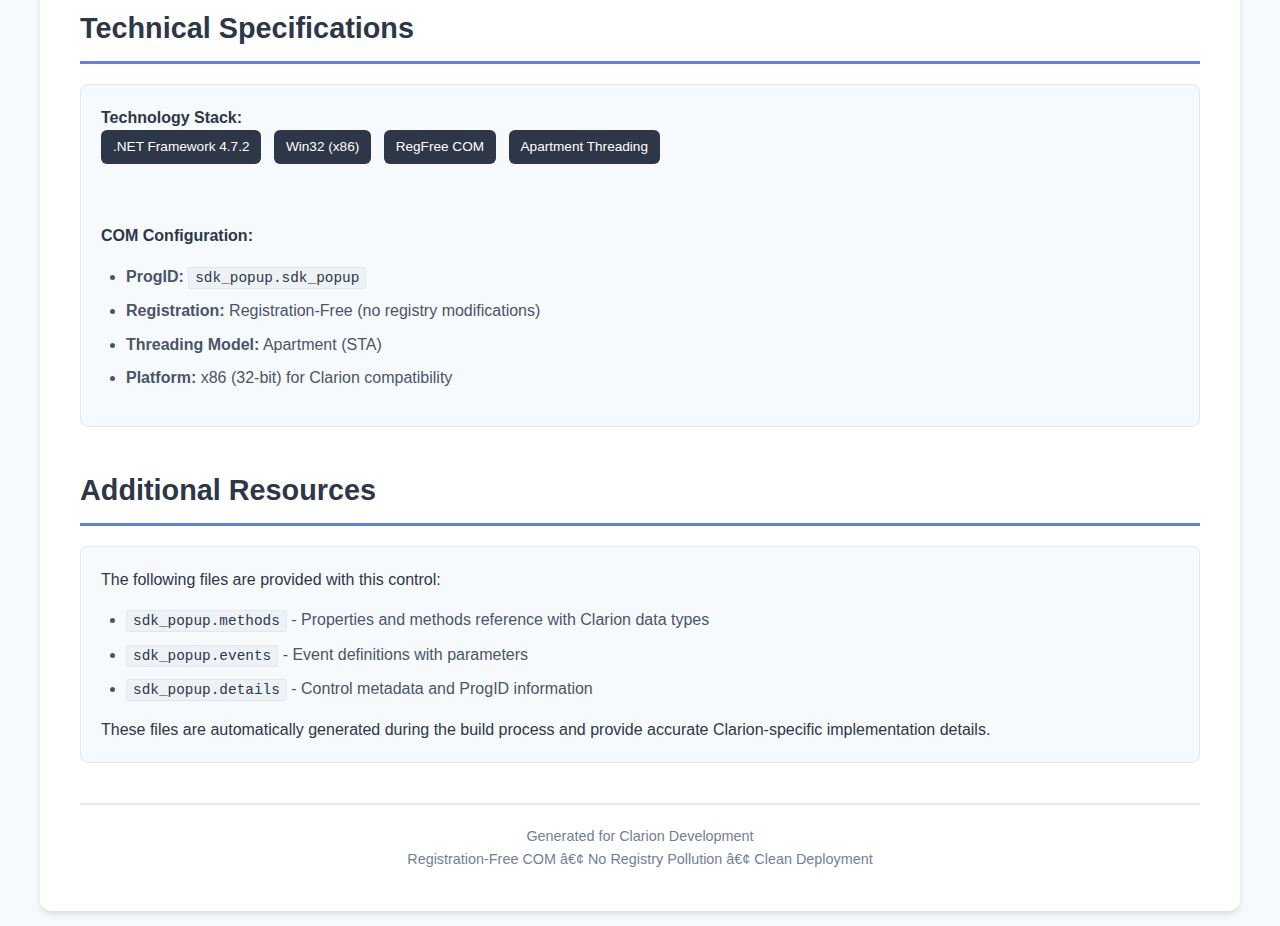
<file: controls/sdk_popup/files/readme_sdk_popup.html>
<!DOCTYPE html>
<html lang="en">
<head>
    <meta charset="UTF-8">
    <meta name="viewport" content="width=device-width, initial-scale=1.0">
    <title>sdk_popup - API Documentation</title>
    <style>
        * { margin: 0; padding: 0; box-sizing: border-box; }
        body {
            font-family: -apple-system, BlinkMacSystemFont, 'Segoe UI', Roboto, sans-serif;
            line-height: 1.6;
            color: #2d3748;
            background: #f7fafc;
            padding: 20px;
        }
        .container {
            max-width: 1200px;
            margin: 0 auto;
            background: white;
            border-radius: 12px;
            box-shadow: 0 4px 6px rgba(0,0,0,0.1);
            overflow: hidden;
        }
        .header {
            background: linear-gradient(135deg, #667eea 0%, #764ba2 100%);
            color: white;
            padding: 40px;
        }
        .header h1 {
            font-size: 2.5em;
            margin-bottom: 10px;
            font-weight: 700;
        }
        .header .subtitle {
            font-size: 1.2em;
            opacity: 0.95;
        }
        .content {
            padding: 40px;
        }
        .info-box {
            background: #ebf8ff;
            border-left: 4px solid #4299e1;
            padding: 20px;
            margin: 20px 0;
            border-radius: 4px;
        }
        .info-box strong {
            color: #2c5282;
        }
        h2 {
            color: #2d3748;
            font-size: 1.8em;
            margin: 40px 0 20px 0;
            padding-bottom: 10px;
            border-bottom: 3px solid #667eea;
        }
        h3 {
            color: #4a5568;
            font-size: 1.3em;
            margin: 25px 0 15px 0;
        }
        table {
            width: 100%;
            border-collapse: collapse;
            margin: 20px 0;
            box-shadow: 0 2px 4px rgba(0,0,0,0.08);
            border-radius: 8px;
            overflow: hidden;
        }
        th {
            background: linear-gradient(135deg, #667eea 0%, #764ba2 100%);
            color: white;
            padding: 14px;
            text-align: left;
            font-weight: 600;
            font-size: 0.9em;
            text-transform: uppercase;
            letter-spacing: 0.5px;
        }
        td {
            padding: 12px 14px;
            border-bottom: 1px solid #e2e8f0;
            vertical-align: top;
        }
        tr:hover {
            background-color: #f7fafc;
        }
        tbody tr:last-child td {
            border-bottom: none;
        }
        code {
            background: #edf2f7;
            padding: 2px 6px;
            border-radius: 3px;
            font-family: 'Consolas', 'Monaco', monospace;
            font-size: 0.9em;
            color: #2d3748;
            border: 1px solid #e2e8f0;
        }
        .badge {
            display: inline-block;
            padding: 4px 12px;
            border-radius: 12px;
            font-size: 0.85em;
            font-weight: 600;
        }
        .badge-property {
            background: linear-gradient(135deg, #4299e1 0%, #3182ce 100%);
            color: white;
        }
        .badge-method {
            background: linear-gradient(135deg, #48bb78 0%, #38a169 100%);
            color: white;
        }
        .badge-event {
            background: linear-gradient(135deg, #f56565 0%, #e53e3e 100%);
            color: white;
        }
        .section-card {
            background: #f7fafc;
            border-radius: 8px;
            padding: 20px;
            margin: 20px 0;
            border: 1px solid #e2e8f0;
        }
        .tech-badge {
            display: inline-block;
            background: #2d3748;
            color: white;
            padding: 6px 12px;
            border-radius: 6px;
            font-size: 0.85em;
            margin-right: 8px;
            margin-bottom: 8px;
        }
        ul {
            margin: 15px 0;
            padding-left: 25px;
        }
        li {
            margin: 8px 0;
            color: #4a5568;
        }
        .footer {
            margin-top: 40px;
            padding-top: 20px;
            border-top: 2px solid #e2e8f0;
            text-align: center;
            color: #718096;
            font-size: 0.9em;
        }
    </style>
</head>
<body>
    <div class="container">
        <div class="header">
            <h1>sdk_popup</h1>
            <p class="subtitle">COM Control for Clarion Applications</p>
        </div>
        <div class="content">
            <div class="info-box">
                <strong>ProgID:</strong> <code>sdk_popup.sdk_popup</code><br>
                <strong>Assembly:</strong> <code>sdk_popup.dll</code><br>
                <strong>Type:</strong> Registration-Free COM (RegFree)
            </div>

            <div class="section-card">
                <h3>Deployment Files</h3>
                <p>This control package includes all necessary files for deployment:</p>
                <ul>
                    <li><code>sdk_popup.dll</code> - The COM control library</li>
                    <li><code>sdk_popup.manifest</code> - RegFree COM registration</li>
                    <li><code>sdk_popup.details</code> - Control metadata</li>
                    <li><code>sdk_popup.events</code> - Event definitions</li>
                    <li><code>sdk_popup.methods</code> - Properties and methods reference</li>
                </ul>
            </div>

            <h2>Properties</h2>
            <table>
                <thead>
                    <tr>
                        <th>Property</th>
                        <th>Type</th>
                        <th>Description</th>
                    </tr>
                </thead>
                <tbody>
<tr><td colspan='3' style='text-align:center; color:#718096;'>No properties defined</td></tr>
                </tbody>
            </table>

            <h2>Methods</h2>
            <table>
                <thead>
                    <tr>
                        <th>Method</th>
                        <th>Description</th>
                        <th>Returns</th>
                    </tr>
                </thead>
                <tbody>
            <tr>
                <td><span class="badge badge-method">ShowNotification(message STRING)</span></td>
                <td>Shows a toast notification with the specified message</td>
                <td><code>void</code></td>
            </tr>            <tr>
                <td><span class="badge badge-method">ShowNotificationWithTitle(title STRING, message STRING)</span></td>
                <td>Shows a toast notification with title and message</td>
                <td><code>void</code></td>
            </tr>            <tr>
                <td><span class="badge badge-method">SetTitle(title STRING)</span></td>
                <td>Sets the notification title text</td>
                <td><code>void</code></td>
            </tr>            <tr>
                <td><span class="badge badge-method">GetTitle()</span></td>
                <td>Gets the current notification title text</td>
                <td><code>STRING</code></td>
            </tr>            <tr>
                <td><span class="badge badge-method">SetMessage(message STRING)</span></td>
                <td>Sets the notification message text</td>
                <td><code>void</code></td>
            </tr>            <tr>
                <td><span class="badge badge-method">GetMessage()</span></td>
                <td>Gets the current notification message text</td>
                <td><code>STRING</code></td>
            </tr>            <tr>
                <td><span class="badge badge-method">SetDuration(milliseconds LONG)</span></td>
                <td>Sets the display duration in milliseconds (default: 3000)</td>
                <td><code>void</code></td>
            </tr>            <tr>
                <td><span class="badge badge-method">GetDuration()</span></td>
                <td>Gets the current display duration in milliseconds</td>
                <td><code>LONG</code></td>
            </tr>            <tr>
                <td><span class="badge badge-method">SetPosition(position STRING)</span></td>
                <td>Sets the notification position: TopLeft, TopCenter, TopRight, BottomLeft, BottomCenter, BottomRight, Center</td>
                <td><code>void</code></td>
            </tr>            <tr>
                <td><span class="badge badge-method">GetPosition()</span></td>
                <td>Gets the current notification position</td>
                <td><code>STRING</code></td>
            </tr>            <tr>
                <td><span class="badge badge-method">SetNotificationType(notificationType STRING)</span></td>
                <td>Sets the notification type: Info, Success, Warning, Error</td>
                <td><code>void</code></td>
            </tr>            <tr>
                <td><span class="badge badge-method">GetNotificationType()</span></td>
                <td>Gets the current notification type</td>
                <td><code>STRING</code></td>
            </tr>            <tr>
                <td><span class="badge badge-method">SetBackgroundColor(hexColor STRING)</span></td>
                <td>Sets the background color for the notification (hex format, e.g. #FF6600)</td>
                <td><code>void</code></td>
            </tr>            <tr>
                <td><span class="badge badge-method">GetBackgroundColor()</span></td>
                <td>Gets the current background color</td>
                <td><code>STRING</code></td>
            </tr>            <tr>
                <td><span class="badge badge-method">SetTextColor(hexColor STRING)</span></td>
                <td>Sets the text color for the notification (hex format)</td>
                <td><code>void</code></td>
            </tr>            <tr>
                <td><span class="badge badge-method">GetTextColor()</span></td>
                <td>Gets the current text color</td>
                <td><code>STRING</code></td>
            </tr>            <tr>
                <td><span class="badge badge-method">SetImagePath(filePath STRING)</span></td>
                <td>Sets the image from a file path (PNG, JPG, BMP, ICO)</td>
                <td><code>void</code></td>
            </tr>            <tr>
                <td><span class="badge badge-method">GetImagePath()</span></td>
                <td>Gets the current image file path</td>
                <td><code>STRING</code></td>
            </tr>            <tr>
                <td><span class="badge badge-method">ClearImage()</span></td>
                <td>Clears the custom image, reverting to the notification type icon</td>
                <td><code>void</code></td>
            </tr>            <tr>
                <td><span class="badge badge-method">DismissNotification()</span></td>
                <td>Dismisses any currently visible notification</td>
                <td><code>void</code></td>
            </tr>            <tr>
                <td><span class="badge badge-method">GetIsVisible()</span></td>
                <td>Returns whether a notification is currently visible</td>
                <td><code>BYTE</code></td>
            </tr>            <tr>
                <td><span class="badge badge-method">About()</span></td>
                <td>Displays control name and version information in a MessageBox</td>
                <td><code>void</code></td>
            </tr>            <tr>
                <td><span class="badge badge-method">SetSoundEnabled(enabled BYTE)</span></td>
                <td>Enables or disables playing a sound when a notification is shown</td>
                <td><code>void</code></td>
            </tr>            <tr>
                <td><span class="badge badge-method">GetSoundEnabled()</span></td>
                <td>Gets whether sound is enabled</td>
                <td><code>BYTE</code></td>
            </tr>            <tr>
                <td><span class="badge badge-method">SetSoundPath(wavFilePath STRING)</span></td>
                <td>Sets a custom WAV file path for the notification sound. Empty string uses the default system sound.</td>
                <td><code>void</code></td>
            </tr>            <tr>
                <td><span class="badge badge-method">GetSoundPath()</span></td>
                <td>Gets the current custom WAV file path</td>
                <td><code>STRING</code></td>
            </tr>            <tr>
                <td><span class="badge badge-method">SetOpacity(percent LONG)</span></td>
                <td>Sets the notification opacity (0-100, where 100 is fully opaque). Default: 100</td>
                <td><code>void</code></td>
            </tr>            <tr>
                <td><span class="badge badge-method">GetOpacity()</span></td>
                <td>Gets the current notification opacity (0-100)</td>
                <td><code>LONG</code></td>
            </tr>            <tr>
                <td><span class="badge badge-method">SetPinned(pinned BYTE)</span></td>
                <td>Sets whether the notification stays visible until manually dismissed (true = sticky)</td>
                <td><code>void</code></td>
            </tr>            <tr>
                <td><span class="badge badge-method">GetPinned()</span></td>
                <td>Gets whether notifications are pinned (sticky)</td>
                <td><code>BYTE</code></td>
            </tr>
                </tbody>
            </table>

            <h2>Events</h2>
            <table>
                <thead>
                    <tr>
                        <th>Event</th>
                        <th>Parameters</th>
                        <th>Description</th>
                    </tr>
                </thead>
                <tbody>
            <tr>
                <td><span class="badge badge-event">NotificationShown</span></td>
                <td><code>title STRING, message STRING</code></td>
                <td>Fired when a notification is shown</td>
            </tr>            <tr>
                <td><span class="badge badge-event">NotificationDismissed</span></td>
                <td><code>reason STRING</code></td>
                <td>Fired when a notification is dismissed (auto-timeout or manual)</td>
            </tr>            <tr>
                <td><span class="badge badge-event">NotificationClicked</span></td>
                <td><code>title STRING</code></td>
                <td>Fired when the user clicks on the notification</td>
            </tr>
                </tbody>
            </table>

            <h2>Technical Specifications</h2>
            <div class="section-card">
                <p><strong>Technology Stack:</strong></p>
                <div>
                    <span class="tech-badge">.NET Framework 4.7.2</span>
                    <span class="tech-badge">Win32 (x86)</span>
                    <span class="tech-badge">RegFree COM</span>
                    <span class="tech-badge">Apartment Threading</span>
                </div>
                <br><br>
                <p><strong>COM Configuration:</strong></p>
                <ul>
                    <li><strong>ProgID:</strong> <code>sdk_popup.sdk_popup</code></li>
                    <li><strong>Registration:</strong> Registration-Free (no registry modifications)</li>
                    <li><strong>Threading Model:</strong> Apartment (STA)</li>
                    <li><strong>Platform:</strong> x86 (32-bit) for Clarion compatibility</li>
                </ul>
            </div>

            <h2>Additional Resources</h2>
            <div class="section-card">
                <p>The following files are provided with this control:</p>
                <ul>
                    <li><code>sdk_popup.methods</code> - Properties and methods reference with Clarion data types</li>
                    <li><code>sdk_popup.events</code> - Event definitions with parameters</li>
                    <li><code>sdk_popup.details</code> - Control metadata and ProgID information</li>
                </ul>
                <p>These files are automatically generated during the build process and provide accurate Clarion-specific implementation details.</p>
            </div>

            <div class="footer">
                <p>Generated for Clarion Development</p>
                <p>Registration-Free COM â€¢ No Registry Pollution â€¢ Clean Deployment</p>
            </div>
        </div>
    </div>
</body>
</html>
</file>
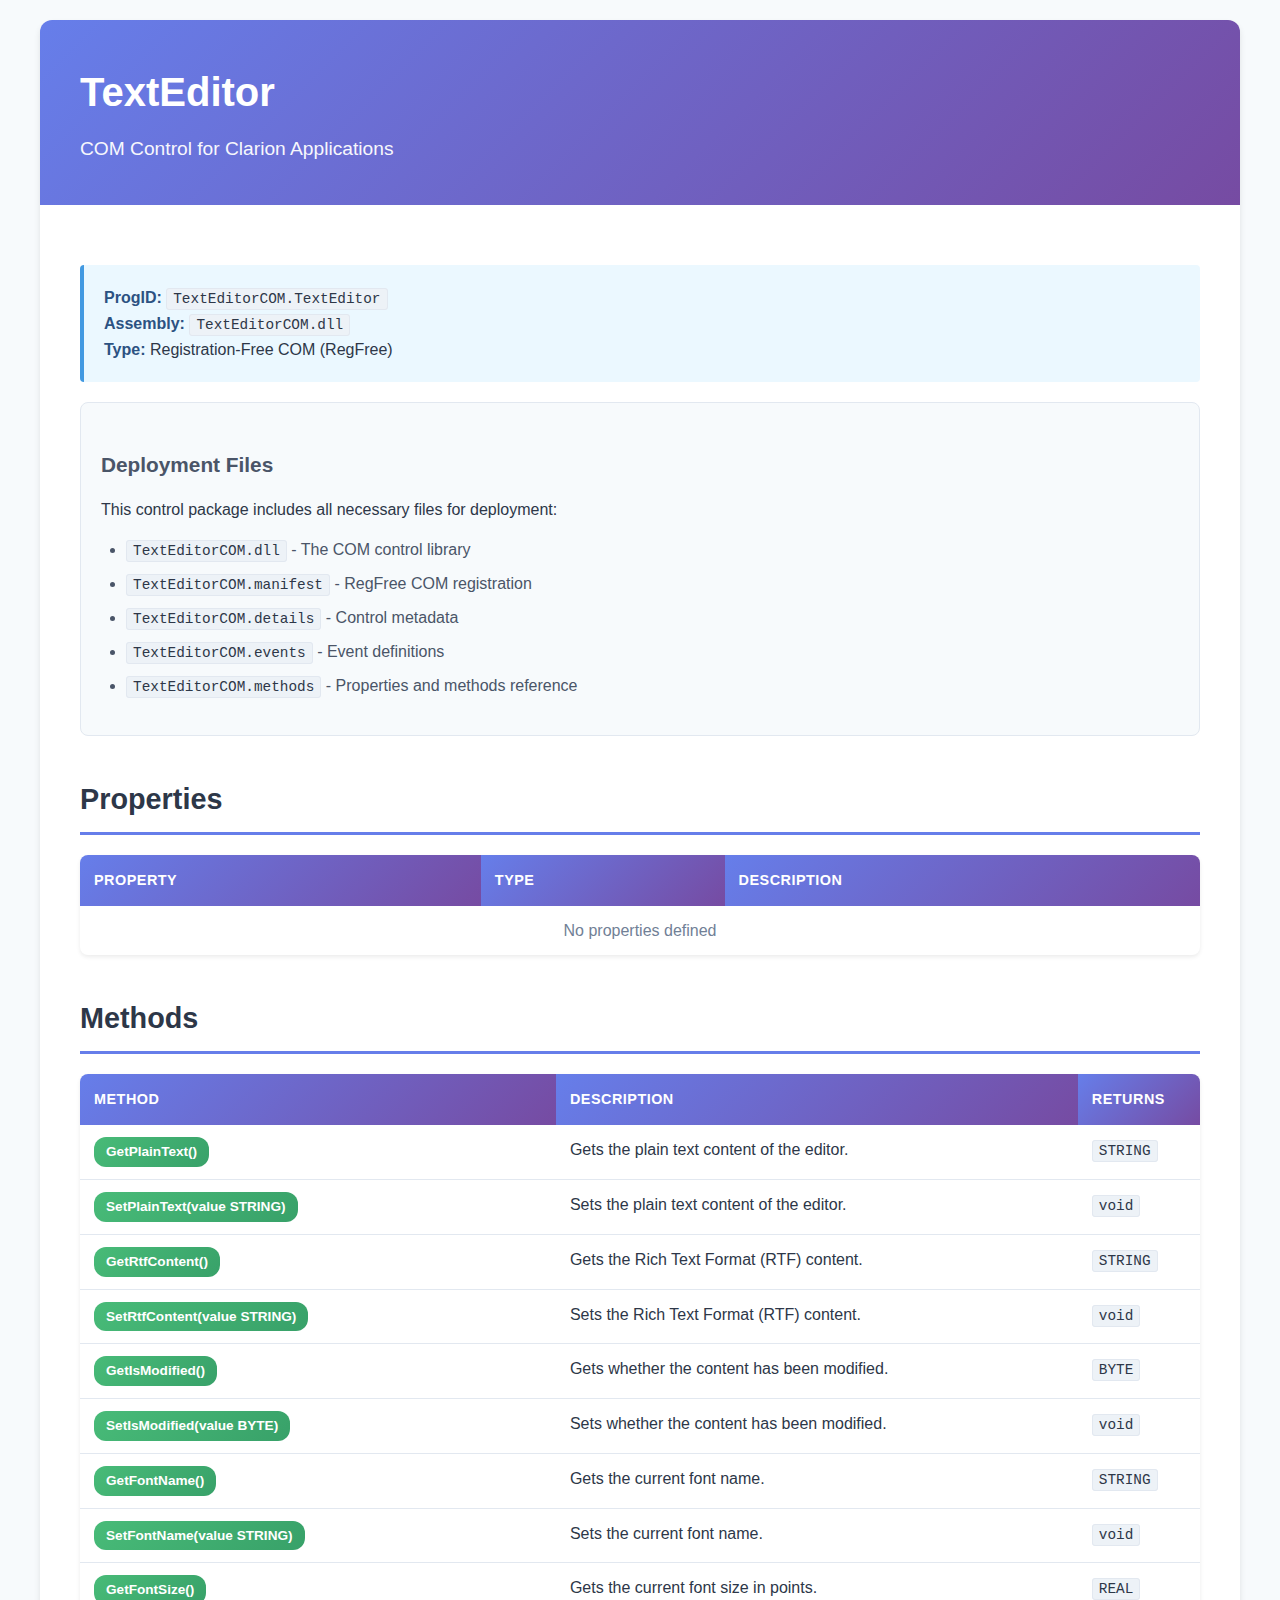
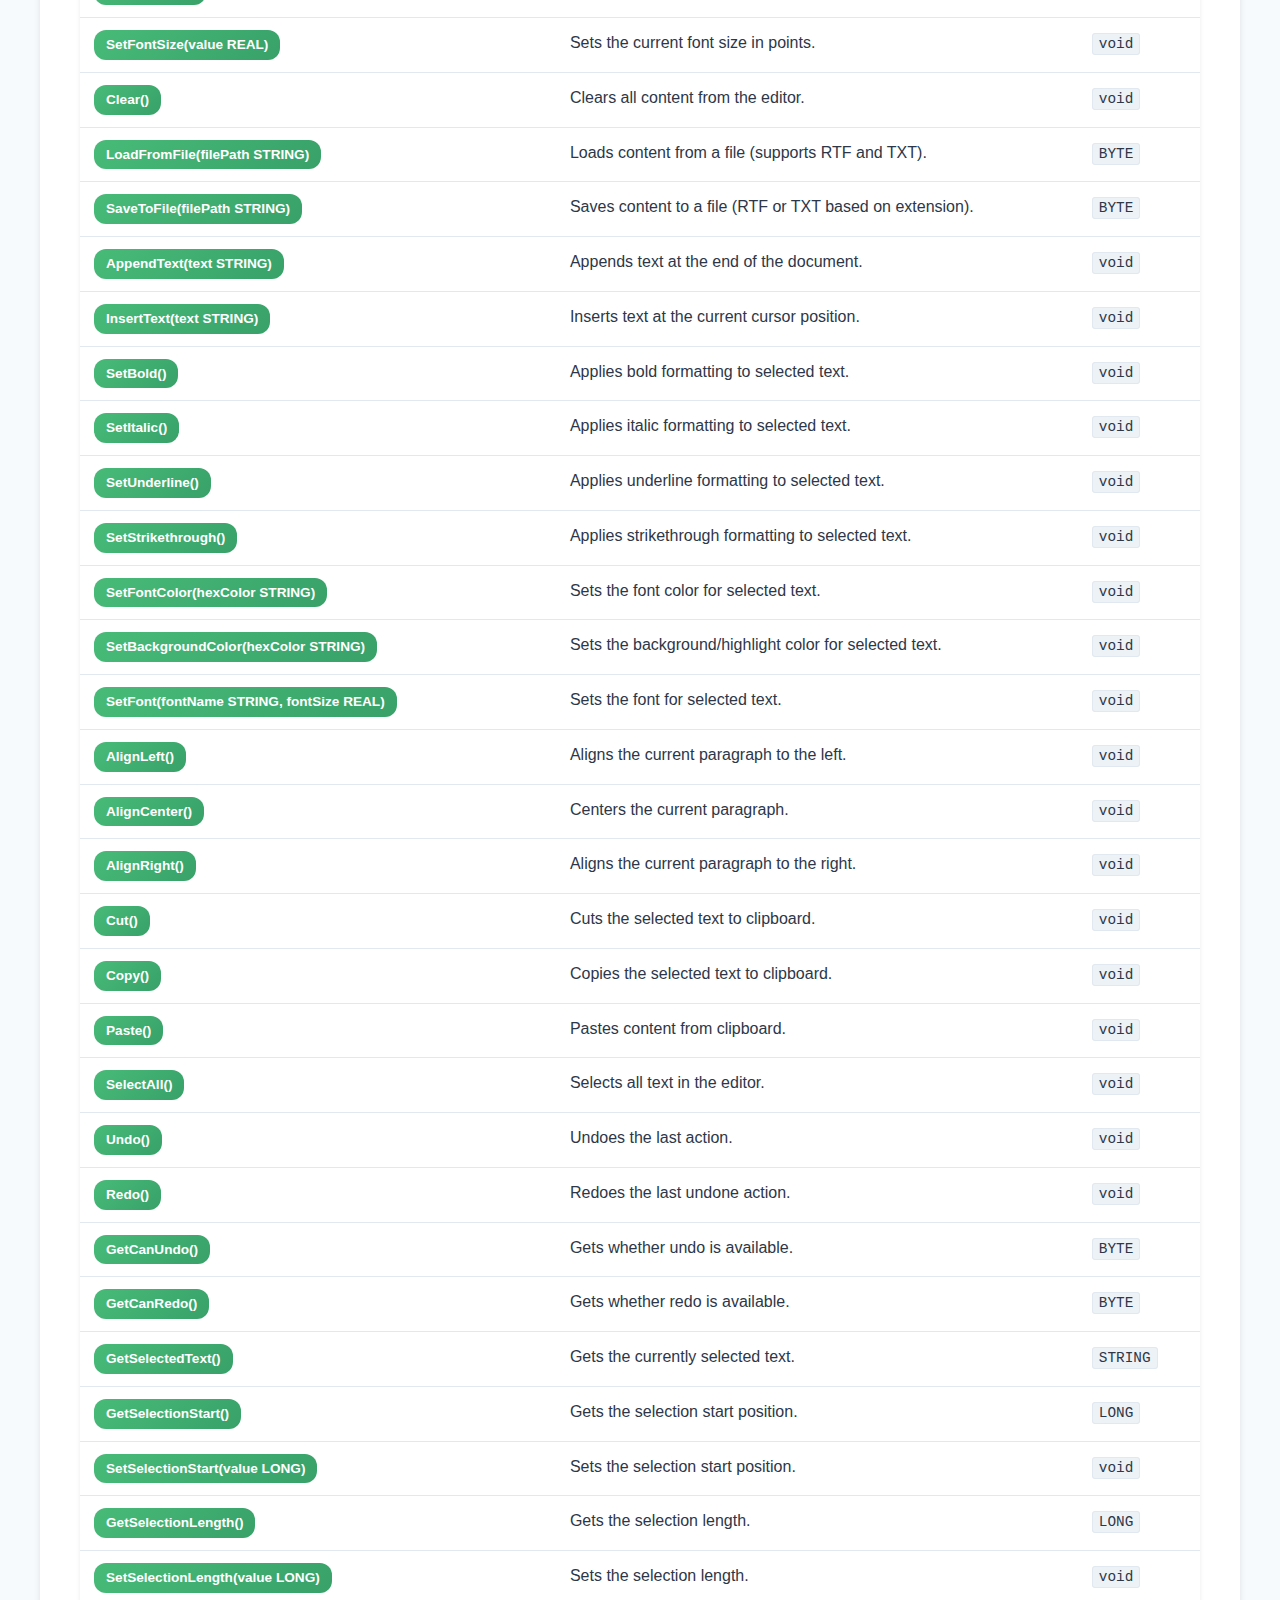
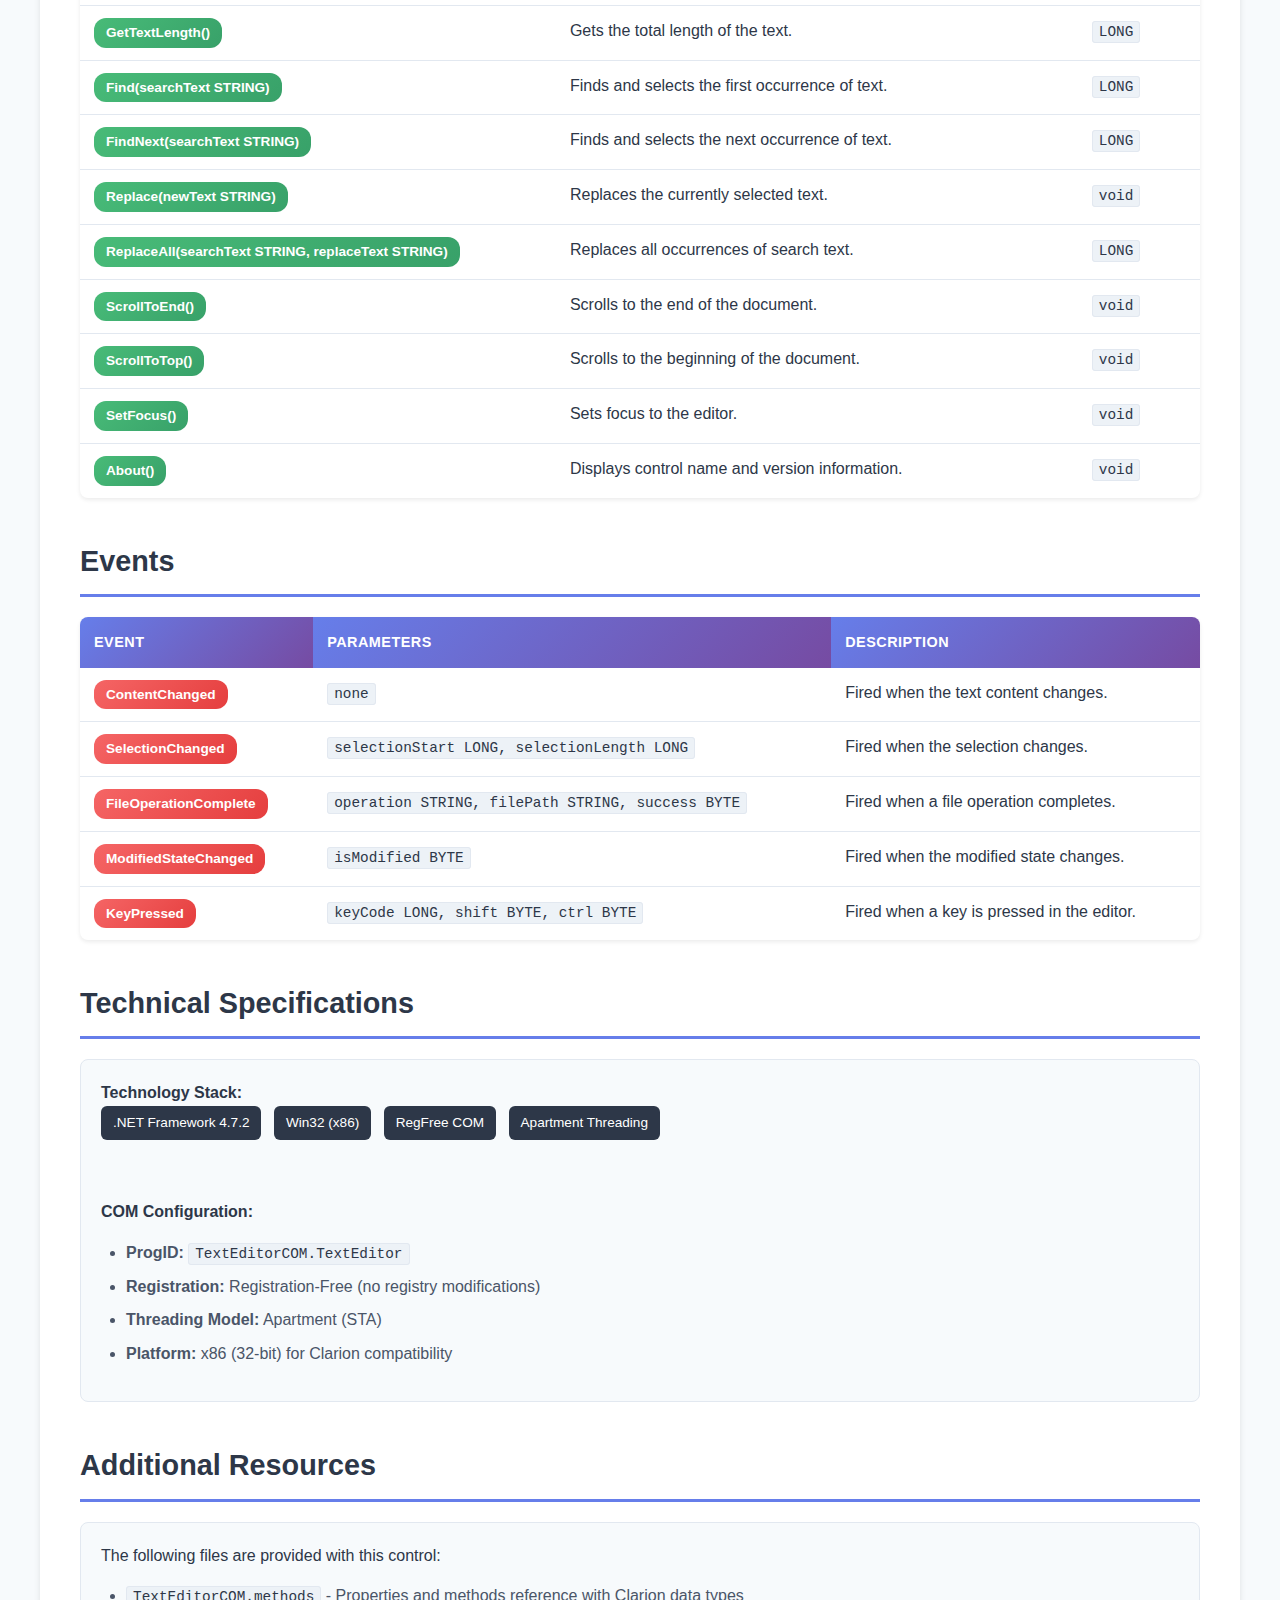
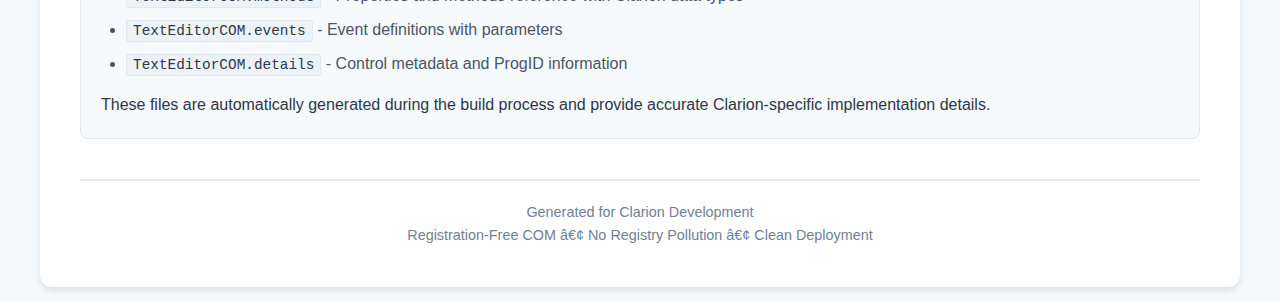
<file: controls/TextEditorCOM/files/readme_TextEditorCOM.html>
<!DOCTYPE html>
<html lang="en">
<head>
    <meta charset="UTF-8">
    <meta name="viewport" content="width=device-width, initial-scale=1.0">
    <title>TextEditorCOM - API Documentation</title>
    <style>
        * { margin: 0; padding: 0; box-sizing: border-box; }
        body {
            font-family: -apple-system, BlinkMacSystemFont, 'Segoe UI', Roboto, sans-serif;
            line-height: 1.6;
            color: #2d3748;
            background: #f7fafc;
            padding: 20px;
        }
        .container {
            max-width: 1200px;
            margin: 0 auto;
            background: white;
            border-radius: 12px;
            box-shadow: 0 4px 6px rgba(0,0,0,0.1);
            overflow: hidden;
        }
        .header {
            background: linear-gradient(135deg, #667eea 0%, #764ba2 100%);
            color: white;
            padding: 40px;
        }
        .header h1 {
            font-size: 2.5em;
            margin-bottom: 10px;
            font-weight: 700;
        }
        .header .subtitle {
            font-size: 1.2em;
            opacity: 0.95;
        }
        .content {
            padding: 40px;
        }
        .info-box {
            background: #ebf8ff;
            border-left: 4px solid #4299e1;
            padding: 20px;
            margin: 20px 0;
            border-radius: 4px;
        }
        .info-box strong {
            color: #2c5282;
        }
        h2 {
            color: #2d3748;
            font-size: 1.8em;
            margin: 40px 0 20px 0;
            padding-bottom: 10px;
            border-bottom: 3px solid #667eea;
        }
        h3 {
            color: #4a5568;
            font-size: 1.3em;
            margin: 25px 0 15px 0;
        }
        table {
            width: 100%;
            border-collapse: collapse;
            margin: 20px 0;
            box-shadow: 0 2px 4px rgba(0,0,0,0.08);
            border-radius: 8px;
            overflow: hidden;
        }
        th {
            background: linear-gradient(135deg, #667eea 0%, #764ba2 100%);
            color: white;
            padding: 14px;
            text-align: left;
            font-weight: 600;
            font-size: 0.9em;
            text-transform: uppercase;
            letter-spacing: 0.5px;
        }
        td {
            padding: 12px 14px;
            border-bottom: 1px solid #e2e8f0;
            vertical-align: top;
        }
        tr:hover {
            background-color: #f7fafc;
        }
        tbody tr:last-child td {
            border-bottom: none;
        }
        code {
            background: #edf2f7;
            padding: 2px 6px;
            border-radius: 3px;
            font-family: 'Consolas', 'Monaco', monospace;
            font-size: 0.9em;
            color: #2d3748;
            border: 1px solid #e2e8f0;
        }
        .badge {
            display: inline-block;
            padding: 4px 12px;
            border-radius: 12px;
            font-size: 0.85em;
            font-weight: 600;
        }
        .badge-property {
            background: linear-gradient(135deg, #4299e1 0%, #3182ce 100%);
            color: white;
        }
        .badge-method {
            background: linear-gradient(135deg, #48bb78 0%, #38a169 100%);
            color: white;
        }
        .badge-event {
            background: linear-gradient(135deg, #f56565 0%, #e53e3e 100%);
            color: white;
        }
        .section-card {
            background: #f7fafc;
            border-radius: 8px;
            padding: 20px;
            margin: 20px 0;
            border: 1px solid #e2e8f0;
        }
        .tech-badge {
            display: inline-block;
            background: #2d3748;
            color: white;
            padding: 6px 12px;
            border-radius: 6px;
            font-size: 0.85em;
            margin-right: 8px;
            margin-bottom: 8px;
        }
        ul {
            margin: 15px 0;
            padding-left: 25px;
        }
        li {
            margin: 8px 0;
            color: #4a5568;
        }
        .footer {
            margin-top: 40px;
            padding-top: 20px;
            border-top: 2px solid #e2e8f0;
            text-align: center;
            color: #718096;
            font-size: 0.9em;
        }
    </style>
</head>
<body>
    <div class="container">
        <div class="header">
            <h1>TextEditor</h1>
            <p class="subtitle">COM Control for Clarion Applications</p>
        </div>
        <div class="content">
            <div class="info-box">
                <strong>ProgID:</strong> <code>TextEditorCOM.TextEditor</code><br>
                <strong>Assembly:</strong> <code>TextEditorCOM.dll</code><br>
                <strong>Type:</strong> Registration-Free COM (RegFree)
            </div>

            <div class="section-card">
                <h3>Deployment Files</h3>
                <p>This control package includes all necessary files for deployment:</p>
                <ul>
                    <li><code>TextEditorCOM.dll</code> - The COM control library</li>
                    <li><code>TextEditorCOM.manifest</code> - RegFree COM registration</li>
                    <li><code>TextEditorCOM.details</code> - Control metadata</li>
                    <li><code>TextEditorCOM.events</code> - Event definitions</li>
                    <li><code>TextEditorCOM.methods</code> - Properties and methods reference</li>
                </ul>
            </div>

            <h2>Properties</h2>
            <table>
                <thead>
                    <tr>
                        <th>Property</th>
                        <th>Type</th>
                        <th>Description</th>
                    </tr>
                </thead>
                <tbody>
<tr><td colspan='3' style='text-align:center; color:#718096;'>No properties defined</td></tr>
                </tbody>
            </table>

            <h2>Methods</h2>
            <table>
                <thead>
                    <tr>
                        <th>Method</th>
                        <th>Description</th>
                        <th>Returns</th>
                    </tr>
                </thead>
                <tbody>
            <tr>
                <td><span class="badge badge-method">GetPlainText()</span></td>
                <td>Gets the plain text content of the editor.</td>
                <td><code>STRING</code></td>
            </tr>            <tr>
                <td><span class="badge badge-method">SetPlainText(value STRING)</span></td>
                <td>Sets the plain text content of the editor.</td>
                <td><code>void</code></td>
            </tr>            <tr>
                <td><span class="badge badge-method">GetRtfContent()</span></td>
                <td>Gets the Rich Text Format (RTF) content.</td>
                <td><code>STRING</code></td>
            </tr>            <tr>
                <td><span class="badge badge-method">SetRtfContent(value STRING)</span></td>
                <td>Sets the Rich Text Format (RTF) content.</td>
                <td><code>void</code></td>
            </tr>            <tr>
                <td><span class="badge badge-method">GetIsModified()</span></td>
                <td>Gets whether the content has been modified.</td>
                <td><code>BYTE</code></td>
            </tr>            <tr>
                <td><span class="badge badge-method">SetIsModified(value BYTE)</span></td>
                <td>Sets whether the content has been modified.</td>
                <td><code>void</code></td>
            </tr>            <tr>
                <td><span class="badge badge-method">GetFontName()</span></td>
                <td>Gets the current font name.</td>
                <td><code>STRING</code></td>
            </tr>            <tr>
                <td><span class="badge badge-method">SetFontName(value STRING)</span></td>
                <td>Sets the current font name.</td>
                <td><code>void</code></td>
            </tr>            <tr>
                <td><span class="badge badge-method">GetFontSize()</span></td>
                <td>Gets the current font size in points.</td>
                <td><code>REAL</code></td>
            </tr>            <tr>
                <td><span class="badge badge-method">SetFontSize(value REAL)</span></td>
                <td>Sets the current font size in points.</td>
                <td><code>void</code></td>
            </tr>            <tr>
                <td><span class="badge badge-method">Clear()</span></td>
                <td>Clears all content from the editor.</td>
                <td><code>void</code></td>
            </tr>            <tr>
                <td><span class="badge badge-method">LoadFromFile(filePath STRING)</span></td>
                <td>Loads content from a file (supports RTF and TXT).</td>
                <td><code>BYTE</code></td>
            </tr>            <tr>
                <td><span class="badge badge-method">SaveToFile(filePath STRING)</span></td>
                <td>Saves content to a file (RTF or TXT based on extension).</td>
                <td><code>BYTE</code></td>
            </tr>            <tr>
                <td><span class="badge badge-method">AppendText(text STRING)</span></td>
                <td>Appends text at the end of the document.</td>
                <td><code>void</code></td>
            </tr>            <tr>
                <td><span class="badge badge-method">InsertText(text STRING)</span></td>
                <td>Inserts text at the current cursor position.</td>
                <td><code>void</code></td>
            </tr>            <tr>
                <td><span class="badge badge-method">SetBold()</span></td>
                <td>Applies bold formatting to selected text.</td>
                <td><code>void</code></td>
            </tr>            <tr>
                <td><span class="badge badge-method">SetItalic()</span></td>
                <td>Applies italic formatting to selected text.</td>
                <td><code>void</code></td>
            </tr>            <tr>
                <td><span class="badge badge-method">SetUnderline()</span></td>
                <td>Applies underline formatting to selected text.</td>
                <td><code>void</code></td>
            </tr>            <tr>
                <td><span class="badge badge-method">SetStrikethrough()</span></td>
                <td>Applies strikethrough formatting to selected text.</td>
                <td><code>void</code></td>
            </tr>            <tr>
                <td><span class="badge badge-method">SetFontColor(hexColor STRING)</span></td>
                <td>Sets the font color for selected text.</td>
                <td><code>void</code></td>
            </tr>            <tr>
                <td><span class="badge badge-method">SetBackgroundColor(hexColor STRING)</span></td>
                <td>Sets the background/highlight color for selected text.</td>
                <td><code>void</code></td>
            </tr>            <tr>
                <td><span class="badge badge-method">SetFont(fontName STRING, fontSize REAL)</span></td>
                <td>Sets the font for selected text.</td>
                <td><code>void</code></td>
            </tr>            <tr>
                <td><span class="badge badge-method">AlignLeft()</span></td>
                <td>Aligns the current paragraph to the left.</td>
                <td><code>void</code></td>
            </tr>            <tr>
                <td><span class="badge badge-method">AlignCenter()</span></td>
                <td>Centers the current paragraph.</td>
                <td><code>void</code></td>
            </tr>            <tr>
                <td><span class="badge badge-method">AlignRight()</span></td>
                <td>Aligns the current paragraph to the right.</td>
                <td><code>void</code></td>
            </tr>            <tr>
                <td><span class="badge badge-method">Cut()</span></td>
                <td>Cuts the selected text to clipboard.</td>
                <td><code>void</code></td>
            </tr>            <tr>
                <td><span class="badge badge-method">Copy()</span></td>
                <td>Copies the selected text to clipboard.</td>
                <td><code>void</code></td>
            </tr>            <tr>
                <td><span class="badge badge-method">Paste()</span></td>
                <td>Pastes content from clipboard.</td>
                <td><code>void</code></td>
            </tr>            <tr>
                <td><span class="badge badge-method">SelectAll()</span></td>
                <td>Selects all text in the editor.</td>
                <td><code>void</code></td>
            </tr>            <tr>
                <td><span class="badge badge-method">Undo()</span></td>
                <td>Undoes the last action.</td>
                <td><code>void</code></td>
            </tr>            <tr>
                <td><span class="badge badge-method">Redo()</span></td>
                <td>Redoes the last undone action.</td>
                <td><code>void</code></td>
            </tr>            <tr>
                <td><span class="badge badge-method">GetCanUndo()</span></td>
                <td>Gets whether undo is available.</td>
                <td><code>BYTE</code></td>
            </tr>            <tr>
                <td><span class="badge badge-method">GetCanRedo()</span></td>
                <td>Gets whether redo is available.</td>
                <td><code>BYTE</code></td>
            </tr>            <tr>
                <td><span class="badge badge-method">GetSelectedText()</span></td>
                <td>Gets the currently selected text.</td>
                <td><code>STRING</code></td>
            </tr>            <tr>
                <td><span class="badge badge-method">GetSelectionStart()</span></td>
                <td>Gets the selection start position.</td>
                <td><code>LONG</code></td>
            </tr>            <tr>
                <td><span class="badge badge-method">SetSelectionStart(value LONG)</span></td>
                <td>Sets the selection start position.</td>
                <td><code>void</code></td>
            </tr>            <tr>
                <td><span class="badge badge-method">GetSelectionLength()</span></td>
                <td>Gets the selection length.</td>
                <td><code>LONG</code></td>
            </tr>            <tr>
                <td><span class="badge badge-method">SetSelectionLength(value LONG)</span></td>
                <td>Sets the selection length.</td>
                <td><code>void</code></td>
            </tr>            <tr>
                <td><span class="badge badge-method">GetTextLength()</span></td>
                <td>Gets the total length of the text.</td>
                <td><code>LONG</code></td>
            </tr>            <tr>
                <td><span class="badge badge-method">Find(searchText STRING)</span></td>
                <td>Finds and selects the first occurrence of text.</td>
                <td><code>LONG</code></td>
            </tr>            <tr>
                <td><span class="badge badge-method">FindNext(searchText STRING)</span></td>
                <td>Finds and selects the next occurrence of text.</td>
                <td><code>LONG</code></td>
            </tr>            <tr>
                <td><span class="badge badge-method">Replace(newText STRING)</span></td>
                <td>Replaces the currently selected text.</td>
                <td><code>void</code></td>
            </tr>            <tr>
                <td><span class="badge badge-method">ReplaceAll(searchText STRING, replaceText STRING)</span></td>
                <td>Replaces all occurrences of search text.</td>
                <td><code>LONG</code></td>
            </tr>            <tr>
                <td><span class="badge badge-method">ScrollToEnd()</span></td>
                <td>Scrolls to the end of the document.</td>
                <td><code>void</code></td>
            </tr>            <tr>
                <td><span class="badge badge-method">ScrollToTop()</span></td>
                <td>Scrolls to the beginning of the document.</td>
                <td><code>void</code></td>
            </tr>            <tr>
                <td><span class="badge badge-method">SetFocus()</span></td>
                <td>Sets focus to the editor.</td>
                <td><code>void</code></td>
            </tr>            <tr>
                <td><span class="badge badge-method">About()</span></td>
                <td>Displays control name and version information.</td>
                <td><code>void</code></td>
            </tr>
                </tbody>
            </table>

            <h2>Events</h2>
            <table>
                <thead>
                    <tr>
                        <th>Event</th>
                        <th>Parameters</th>
                        <th>Description</th>
                    </tr>
                </thead>
                <tbody>
            <tr>
                <td><span class="badge badge-event">ContentChanged</span></td>
                <td><code>none</code></td>
                <td>Fired when the text content changes.</td>
            </tr>            <tr>
                <td><span class="badge badge-event">SelectionChanged</span></td>
                <td><code>selectionStart LONG, selectionLength LONG</code></td>
                <td>Fired when the selection changes.</td>
            </tr>            <tr>
                <td><span class="badge badge-event">FileOperationComplete</span></td>
                <td><code>operation STRING, filePath STRING, success BYTE</code></td>
                <td>Fired when a file operation completes.</td>
            </tr>            <tr>
                <td><span class="badge badge-event">ModifiedStateChanged</span></td>
                <td><code>isModified BYTE</code></td>
                <td>Fired when the modified state changes.</td>
            </tr>            <tr>
                <td><span class="badge badge-event">KeyPressed</span></td>
                <td><code>keyCode LONG, shift BYTE, ctrl BYTE</code></td>
                <td>Fired when a key is pressed in the editor.</td>
            </tr>
                </tbody>
            </table>

            <h2>Technical Specifications</h2>
            <div class="section-card">
                <p><strong>Technology Stack:</strong></p>
                <div>
                    <span class="tech-badge">.NET Framework 4.7.2</span>
                    <span class="tech-badge">Win32 (x86)</span>
                    <span class="tech-badge">RegFree COM</span>
                    <span class="tech-badge">Apartment Threading</span>
                </div>
                <br><br>
                <p><strong>COM Configuration:</strong></p>
                <ul>
                    <li><strong>ProgID:</strong> <code>TextEditorCOM.TextEditor</code></li>
                    <li><strong>Registration:</strong> Registration-Free (no registry modifications)</li>
                    <li><strong>Threading Model:</strong> Apartment (STA)</li>
                    <li><strong>Platform:</strong> x86 (32-bit) for Clarion compatibility</li>
                </ul>
            </div>

            <h2>Additional Resources</h2>
            <div class="section-card">
                <p>The following files are provided with this control:</p>
                <ul>
                    <li><code>TextEditorCOM.methods</code> - Properties and methods reference with Clarion data types</li>
                    <li><code>TextEditorCOM.events</code> - Event definitions with parameters</li>
                    <li><code>TextEditorCOM.details</code> - Control metadata and ProgID information</li>
                </ul>
                <p>These files are automatically generated during the build process and provide accurate Clarion-specific implementation details.</p>
            </div>

            <div class="footer">
                <p>Generated for Clarion Development</p>
                <p>Registration-Free COM â€¢ No Registry Pollution â€¢ Clean Deployment</p>
            </div>
        </div>
    </div>
</body>
</html>
</file>
<file: controls/DocumentViewerCOM/files/wwwroot/css/styles.css>
/* Base styles for WebView2 controls */
html, body {
    margin: 0;
    padding: 0;
    height: 100%;
    font-family: 'Segoe UI', Tahoma, Geneva, Verdana, sans-serif;
}

#container {
    height: 100%;
    width: 100%;
}

/* Common utility classes */
.hidden {
    display: none !important;
}

.flex-container {
    display: flex;
}

.full-height {
    height: 100%;
}

.full-width {
    width: 100%;
}

/* Loading state */
.loading {
    display: flex;
    justify-content: center;
    align-items: center;
    height: 100%;
}

/* Error messages */
.error-message {
    color: #d32f2f;
    padding: 10px;
    margin: 10px;
    border: 1px solid #d32f2f;
    border-radius: 4px;
    background-color: #ffebee;
}
</file>
<file: controls/DocumentViewerCOM/files/wwwroot/controls/documentviewercom/viewer.css>
/* Document Viewer Styles */

* {
    box-sizing: border-box;
}

html, body {
    margin: 0;
    padding: 0;
    height: 100%;
    overflow: hidden;
    font-family: 'Segoe UI', Tahoma, Geneva, Verdana, sans-serif;
    font-size: 14px;
}

body {
    display: flex;
    flex-direction: column;
    background-color: #f5f5f5;
}

/* Toolbar Styles */
#toolbar {
    display: flex;
    align-items: center;
    padding: 4px 8px;
    background: linear-gradient(to bottom, #ffffff, #f0f0f0);
    border-bottom: 1px solid #ccc;
    flex-shrink: 0;
    gap: 4px;
    flex-wrap: wrap;
}

.toolbar-group {
    display: flex;
    align-items: center;
    gap: 2px;
}

.toolbar-separator {
    width: 1px;
    height: 24px;
    background-color: #ccc;
    margin: 0 6px;
}

.toolbar-btn {
    display: flex;
    align-items: center;
    justify-content: center;
    width: 28px;
    height: 28px;
    border: 1px solid transparent;
    border-radius: 3px;
    background: transparent;
    cursor: pointer;
    font-size: 14px;
    color: #333;
    transition: all 0.15s ease;
}

.toolbar-btn:hover {
    background-color: #e0e0e0;
    border-color: #ccc;
}

.toolbar-btn:active {
    background-color: #d0d0d0;
}

.toolbar-btn:disabled {
    opacity: 0.4;
    cursor: not-allowed;
}

.toolbar-btn .icon {
    font-size: 12px;
}

/* Page navigation */
.page-info {
    display: flex;
    align-items: center;
    gap: 4px;
    margin: 0 4px;
    font-size: 13px;
}

.page-input {
    width: 45px;
    height: 24px;
    text-align: center;
    border: 1px solid #ccc;
    border-radius: 3px;
    font-size: 13px;
}

.page-input:focus {
    outline: none;
    border-color: #0078d4;
}

/* Zoom controls */
.zoom-select {
    height: 26px;
    padding: 0 8px;
    border: 1px solid #ccc;
    border-radius: 3px;
    background: white;
    font-size: 13px;
    cursor: pointer;
}

.zoom-select:focus {
    outline: none;
    border-color: #0078d4;
}

/* Search controls */
.search-group {
    flex: 1;
    max-width: 350px;
}

.search-input {
    flex: 1;
    height: 26px;
    min-width: 120px;
    padding: 0 8px;
    border: 1px solid #ccc;
    border-radius: 3px;
    font-size: 13px;
}

.search-input:focus {
    outline: none;
    border-color: #0078d4;
}

.search-results {
    font-size: 12px;
    color: #666;
    min-width: 50px;
    text-align: center;
}

/* Viewer Container */
#viewerContainer {
    flex: 1;
    overflow: auto;
    background-color: #e0e0e0;
    padding: 20px;
}

#documentContent {
    background: white;
    box-shadow: 0 2px 8px rgba(0,0,0,0.15);
    margin: 0 auto;
    min-height: 100%;
    padding: 40px;
    transform-origin: top center;
    transition: transform 0.1s ease;
}

/* Welcome message */
#welcomeMessage {
    text-align: center;
    color: #666;
    padding: 60px 20px;
}

#welcomeMessage h2 {
    margin: 0 0 16px 0;
    color: #333;
    font-weight: 400;
}

#welcomeMessage p {
    margin: 8px 0;
}

#welcomeMessage .hint {
    font-size: 12px;
    color: #999;
    margin-top: 20px;
}

/* Search highlighting */
.search-highlight {
    background-color: #ffff00;
    padding: 0 2px;
    border-radius: 2px;
}

.search-highlight.current {
    background-color: #ff9632;
    color: white;
}

/* Status Bar */
#statusBar {
    display: flex;
    align-items: center;
    justify-content: space-between;
    padding: 4px 12px;
    background: #f0f0f0;
    border-top: 1px solid #ccc;
    font-size: 12px;
    color: #666;
    flex-shrink: 0;
}

#statusText {
    flex: 1;
}

#zoomStatus {
    min-width: 50px;
    text-align: right;
}

/* Print styles */
@media print {
    #toolbar,
    #statusBar {
        display: none !important;
    }

    #viewerContainer {
        overflow: visible;
        padding: 0;
        background: white;
    }

    #documentContent {
        box-shadow: none;
        margin: 0;
        padding: 0;
    }
}

/* Scrollbar styling */
#viewerContainer::-webkit-scrollbar {
    width: 12px;
    height: 12px;
}

#viewerContainer::-webkit-scrollbar-track {
    background: #f0f0f0;
}

#viewerContainer::-webkit-scrollbar-thumb {
    background: #c0c0c0;
    border-radius: 6px;
    border: 2px solid #f0f0f0;
}

#viewerContainer::-webkit-scrollbar-thumb:hover {
    background: #a0a0a0;
}
</file>
